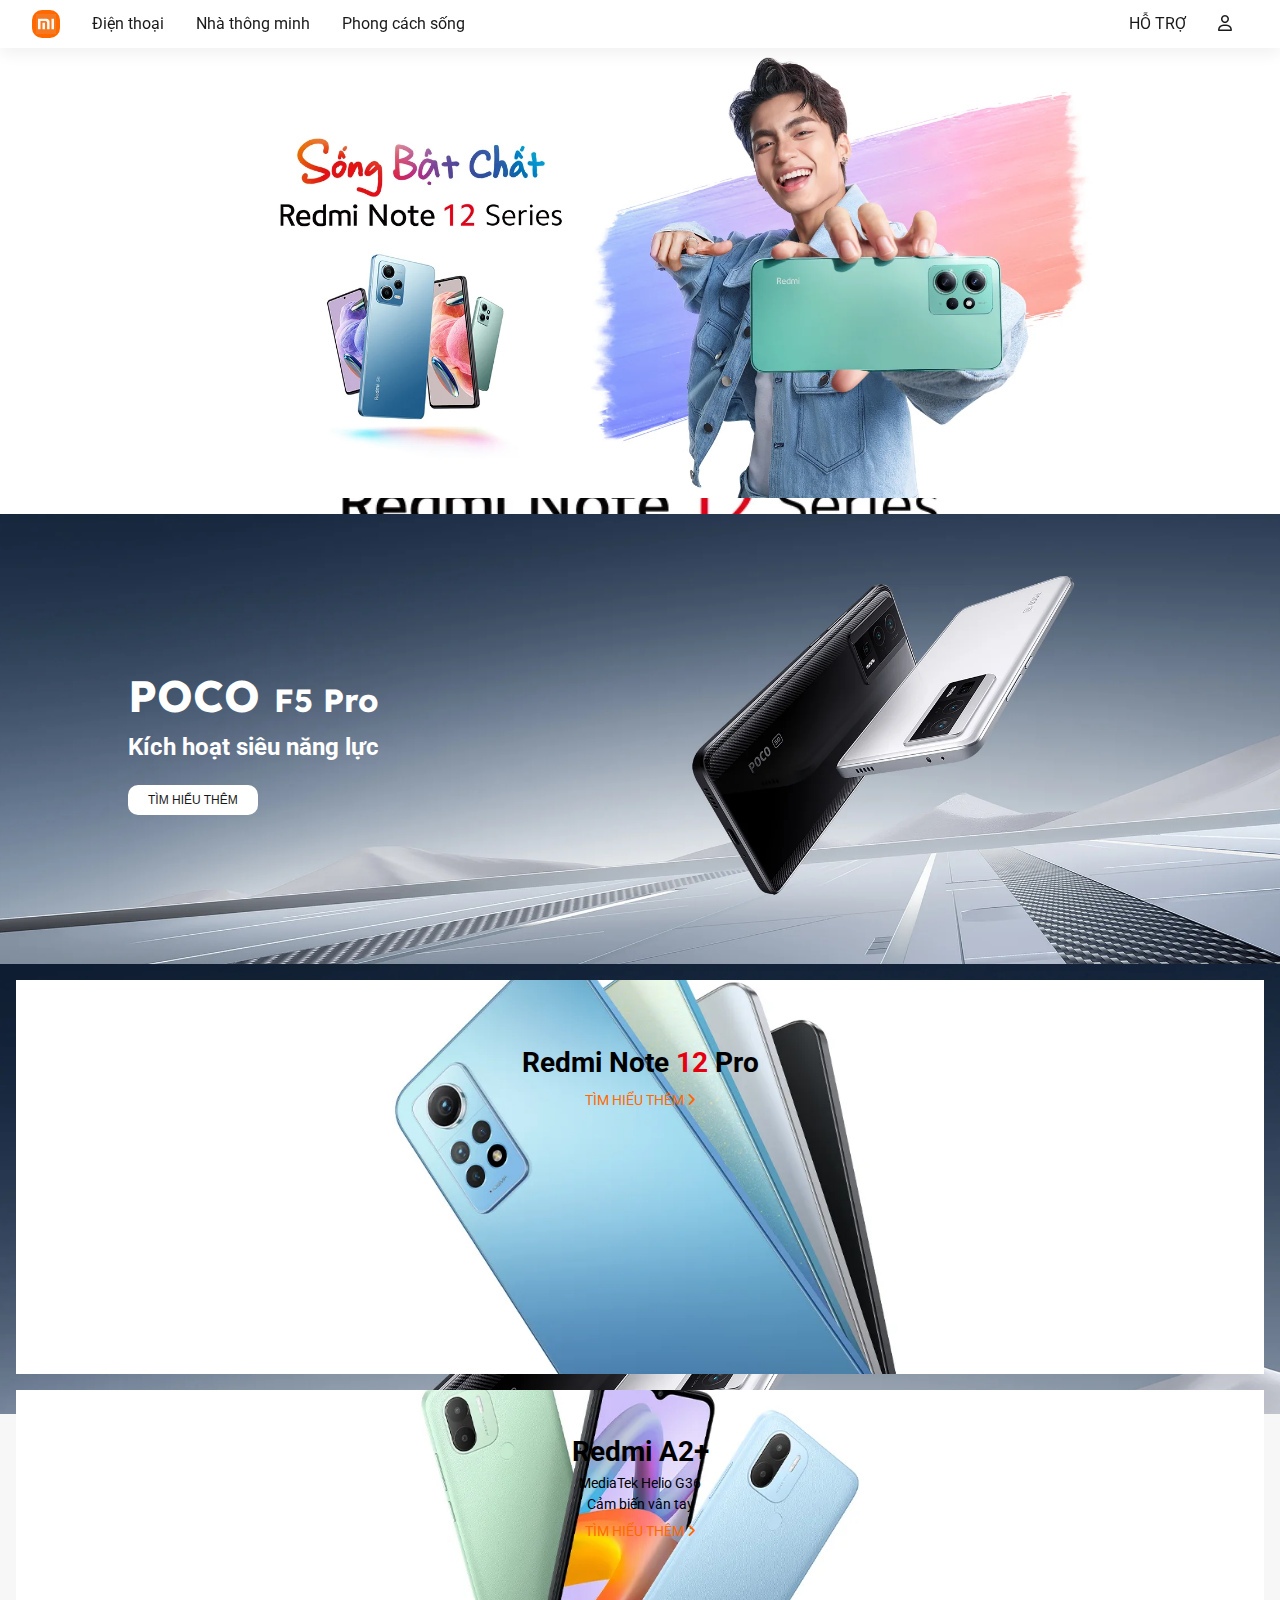
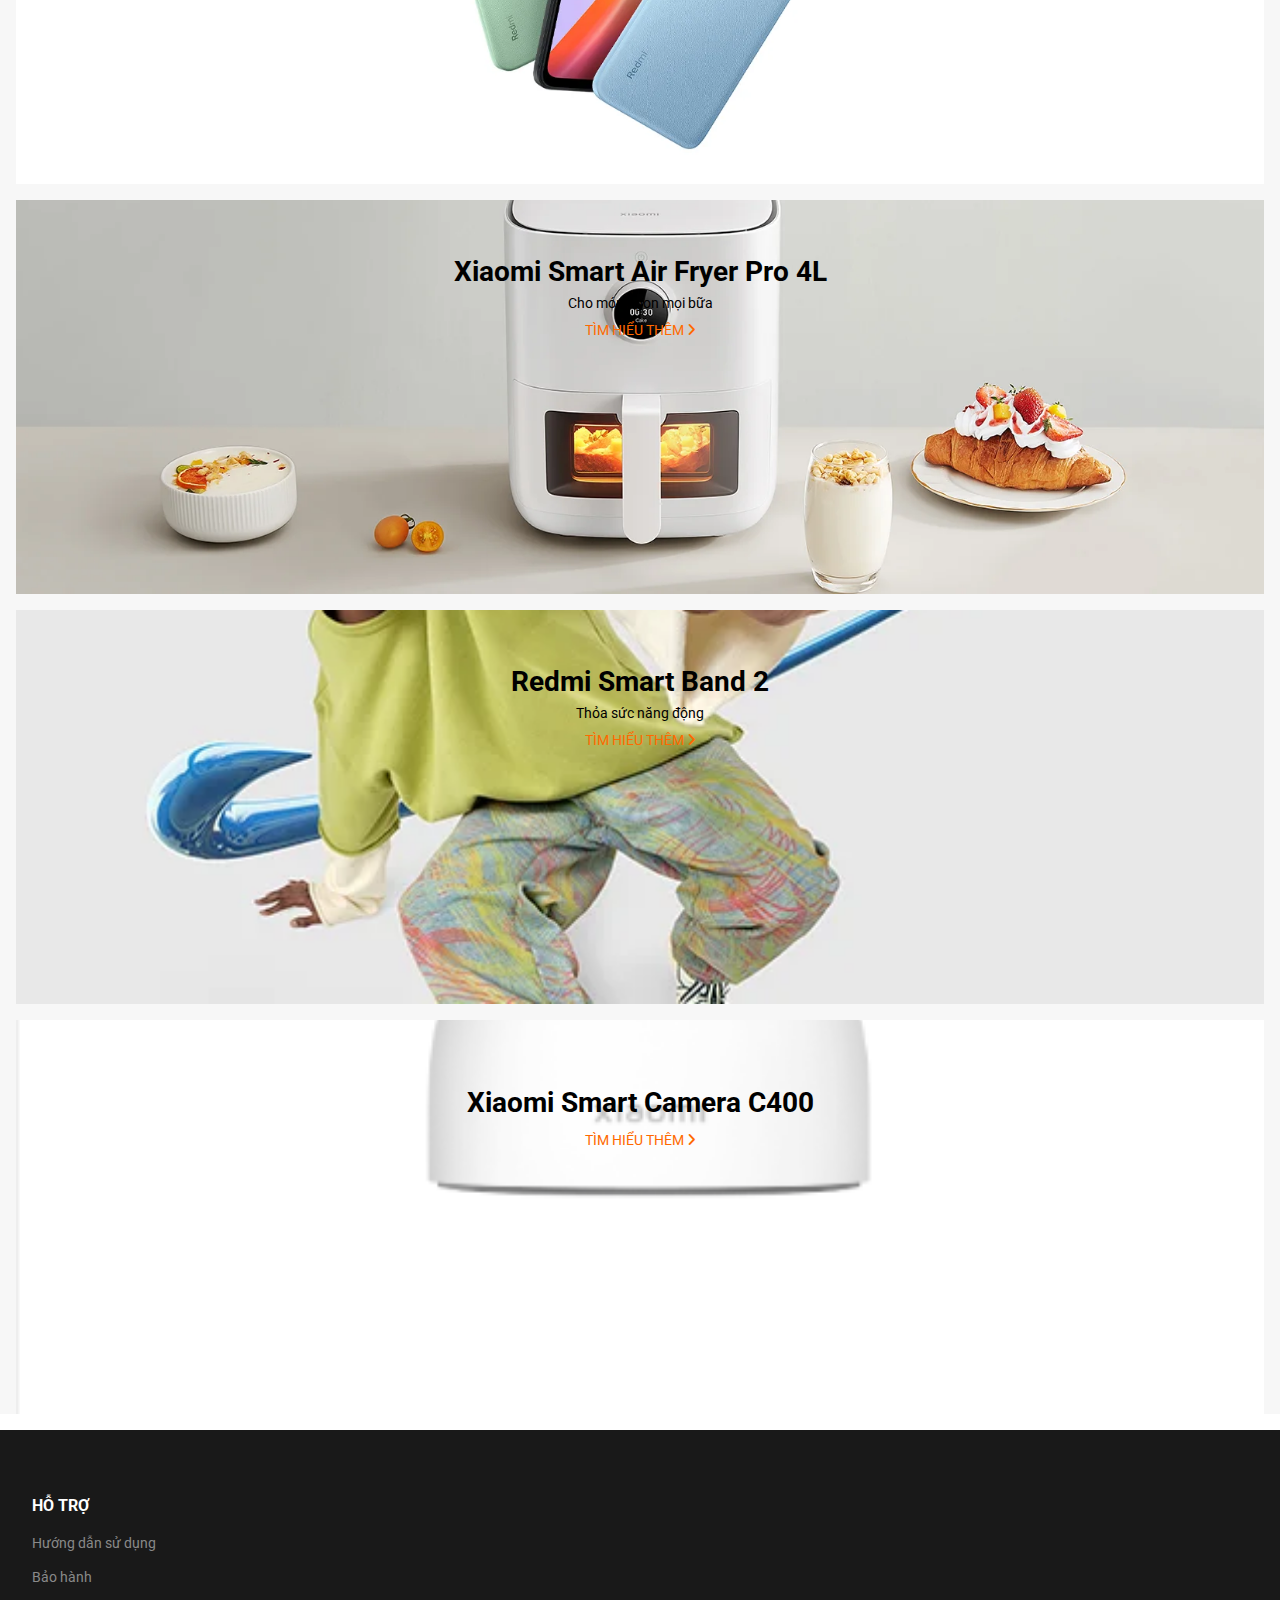
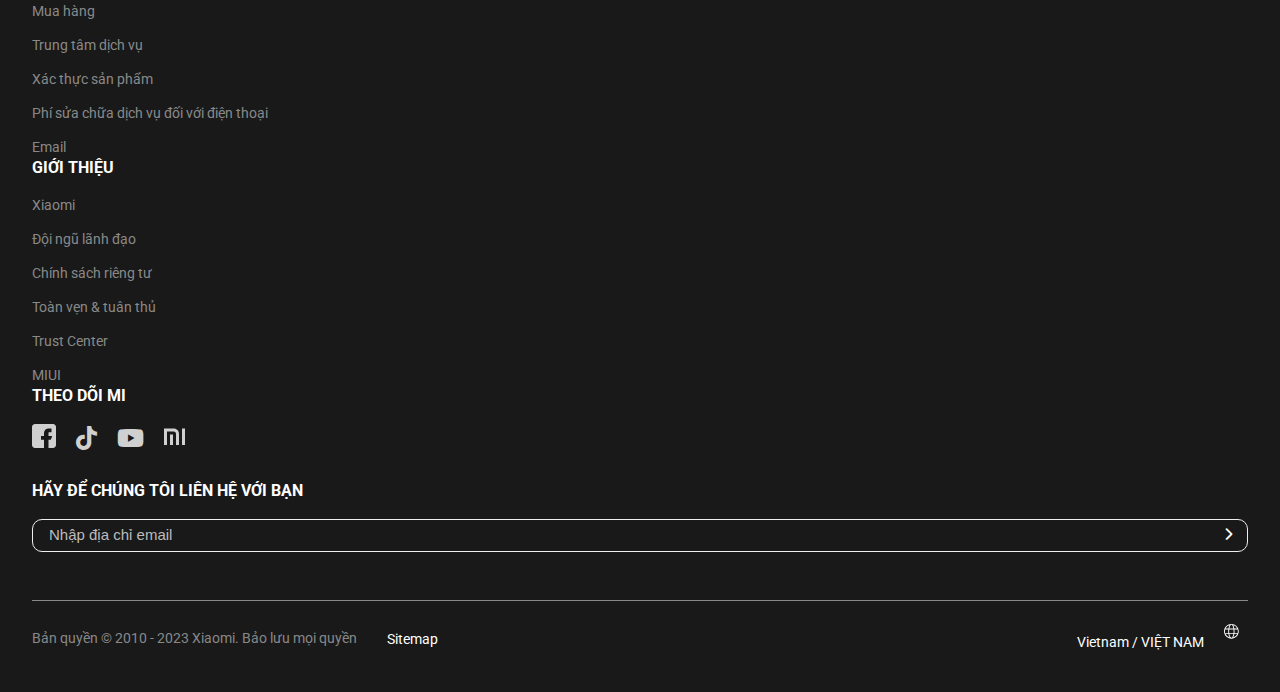
<file: index.html>
<!DOCTYPE html>
<html lang="en">
  <head>
    <meta charset="UTF-8" />
    <meta http-equiv="X-UA-Compatible" content="IE=edge" />
    <meta name="viewport" content="width=device-width, initial-scale=1.0" />
    <title>Xiaomi Việt Nam | Trang web chính thức của Xiaomi</title>
    <link
      rel="shortcut icon"
      href="./assets/images/logos/favicon.ico"
      type="image/x-icon"
    />
    <link
      href="https://cdn.jsdelivr.net/npm/bootstrap@5.0.2/dist/css/bootstrap.min.css"
      rel="stylesheet"
      integrity="sha384-EVSTQN3/azprG1Anm3QDgpJLIm9Nao0Yz1ztcQTwFspd3yD65VohhpuuCOmLASjC"
      crossorigin="anonymous"
    />
    <script
      src="https://cdn.jsdelivr.net/npm/bootstrap@5.0.2/dist/js/bootstrap.bundle.min.js"
      integrity="sha384-MrcW6ZMFYlzcLA8Nl+NtUVF0sA7MsXsP1UyJoMp4YLEuNSfAP+JcXn/tWtIaxVXM"
      crossorigin="anonymous"
      defer
    ></script>
    <script
      src="https://cdn.jsdelivr.net/npm/@popperjs/core@2.9.2/dist/umd/popper.min.js"
      integrity="sha384-IQsoLXl5PILFhosVNubq5LC7Qb9DXgDA9i+tQ8Zj3iwWAwPtgFTxbJ8NT4GN1R8p"
      crossorigin="anonymous"
      defer
    ></script>
    <script
      src="https://cdn.jsdelivr.net/npm/bootstrap@5.0.2/dist/js/bootstrap.min.js"
      integrity="sha384-cVKIPhGWiC2Al4u+LWgxfKTRIcfu0JTxR+EQDz/bgldoEyl4H0zUF0QKbrJ0EcQF"
      crossorigin="anonymous"
      defer
    ></script>
    <link rel="stylesheet" href="./assets/css/main.min.css" />
  </head>
  <body>
    <div id="home">
      <div class="container-fluid">
        <header>
          <div class="header__logo">
            <a href="#!">
              <span><i class="fa-solid fa-house"></i></span>
              <img src="./assets/images/header/xiaomi.svg" alt="logo" />
            </a>
          </div>
          <div class="header__box">
            <ul class="header__navbar">
              <li class="header__navbar__item">
                <a href="phone.html#phone" class="header__navbar__link"
                  ><span>Điện thoại</span>
                  <div>
                    <i class="fa-solid fa-plus"></i
                    ><i class="fa-solid fa-minus display-none"></i></div
                ></a>
                <div class="header__navbar__subnav__box">
                  <ul class="header__navbar__item__subnav">
                    <li class="header__navbar__item__subnav__item">
                      <a
                        class="header__navbar__item__subnav__item__phone"
                        href="phone.html#xiaomi"
                        >Xiaomi</a
                      >
                    </li>
                    <li class="header__navbar__item__subnav__item">
                      <a
                        class="header__navbar__item__subnav__item__phone"
                        href="phone.html#redmi"
                        >Redmi</a
                      >
                    </li>
                    <li class="header__navbar__item__subnav__item">
                      <a
                        class="header__navbar__item__subnav__item__phone"
                        href="phone.html#poco"
                        >POCO</a
                      >
                    </li>
                  </ul>
                </div>
              </li>
              <li class="header__navbar__item">
                <a href="#!" class="header__navbar__link"
                  ><span>Nhà thông minh</span>
                  <div>
                    <i class="fa-solid fa-plus"></i
                    ><i class="fa-solid fa-minus display-none"></i>
                  </div>
                </a>
                <div class="header__navbar__subnav__box">
                  <ul class="header__navbar__item__subnav">
                    <li class="header__navbar__item__subnav__item">
                      <a href="#!"
                        ><i class="fa-solid fa-tv"></i>
                        <span>TV & Phương tiện</span></a
                      >
                    </li>
                    <li class="header__navbar__item__subnav__item">
                      <a href="#!">
                        <svg
                          xmlns="http://www.w3.org/2000/svg"
                          viewBox="0 0 960 960"
                          id="vacuum-cleaner"
                        >
                          <path
                            d="M120.652 398.191a390.1 390.1 0 0 0 718.7 303.618 389.671 389.671 0 0 0-83.577-427.58Q742.991 261.448 729.216 250H780a10 10 0 0 0 0-20h-76.988a385.04 385.04 0 0 0-13.094-8.782A9.991 9.991 0 0 0 690 220v-80a10 10 0 0 0-20 0v69.339a389.432 389.432 0 0 0-380 0V140a10 10 0 0 0-20 0v80a9.991 9.991 0 0 0 .082 1.218A385.04 385.04 0 0 0 256.988 230H180a10 10 0 0 0 0 20h50.784q-13.758 11.459-26.555 24.229a388.668 388.668 0 0 0-83.577 123.962Zm215.33-189.119a371.349 371.349 0 1 1-117.611 79.3 367.676 367.676 0 0 1 117.611-79.3ZM480 720a70 70 0 1 0 70 70 70.079 70.079 0 0 0-70-70Zm0 120a50 50 0 1 1 50-50 50.057 50.057 0 0 1-50 50Zm-186.023-42a9.99 9.99 0 0 0 6.006 2H380a10 10 0 0 0 10-10 90 90 0 0 1 180 0 10 10 0 0 0 10 10h80.018a9.995 9.995 0 0 0 6.006-2 312.827 312.827 0 0 0 90.21-107.169A310.033 310.033 0 0 0 260.8 330.8a310.2 310.2 0 0 0-57.031 360.029A312.83 312.83 0 0 0 293.977 798Zm-19.038-453.061a290.05 290.05 0 0 1 463.485 336.789A292.756 292.756 0 0 1 656.648 780h-67.1a110 110 0 0 0-219.1 0h-67.1a292.747 292.747 0 0 1-81.777-98.272 290.2 290.2 0 0 1 53.363-336.789ZM480 430a40.045 40.045 0 0 0 40-40v-50a40 40 0 0 0-80 0v50a40.045 40.045 0 0 0 40 40Zm-20-90a20 20 0 0 1 40 0v50a20 20 0 0 1-40 0Z"
                          ></path>
                        </svg>
                        <span>Máy hút bụi</span>
                      </a>
                    </li>
                    <li class="header__navbar__item__subnav__item">
                      <a href="#!">
                        <svg
                          xmlns="http://www.w3.org/2000/svg"
                          width="220"
                          height="220"
                          data-name="Layer 1"
                          viewBox="0 0 220 220"
                          id="fan"
                        >
                          <path
                            d="M140.4,210c-.64,0-1.28,0-2,0-11-.4-22-4.28-32.66-11.39-15.23-10.2-20.5-28.87-15.39-54.25-1-.48-1.88-1-2.8-1.6a83.45,83.45,0,0,0-4.31,7.44C79.8,157,78,164,76.32,170.06c-1.4,5.28-2.64,9.84-4.64,13.56-2.79,5.15-6.91,7.95-12.19,8.35-14.75,1.08-32.18-9.51-41.49-25.22a51.78,51.78,0,0,1-7.28-27.51c.24-11,3.88-22,10.87-32.86C31.19,91.47,49,85.76,73.32,89.71c.36-.68.76-1.35,1.16-2a86.35,86.35,0,0,0-8.67-5.32C59,78.76,52.1,76.8,46,75.08c-5.24-1.48-9.79-2.79-13.47-4.87-5.12-2.88-7.88-7-8.16-12.36-.84-14.75,10.08-32,25.91-41A51.27,51.27,0,0,1,77.92,10c11,.4,22,4.28,32.66,11.4,14.51,9.71,20,27.22,16,50.85a42,42,0,0,1,5.56,3.27,83,83,0,0,0,4.55-7.83c3.48-6.88,5.32-13.79,7-19.91,1.4-5.28,2.64-9.83,4.64-13.55,2.79-5.16,6.91-8,12.19-8.36,14.75-1.08,32.18,9.52,41.49,25.23a51.74,51.74,0,0,1,7.28,27.5c-.24,11-3.88,22-10.87,32.86-7.64,11.87-20.43,17.91-37.54,17.91a90.43,90.43,0,0,1-16.43-1.6,37.79,37.79,0,0,1-2.72,4.36,87.61,87.61,0,0,0,8.91,5.47c6.8,3.6,13.72,5.56,19.79,7.28,5.24,1.48,9.8,2.8,13.47,4.88,5.12,2.88,7.88,7,8.16,12.35.84,14.75-10.07,32-25.9,41A52.84,52.84,0,0,1,140.4,210ZM86.15,128.17a5.94,5.94,0,0,1,4,1.52,28.26,28.26,0,0,0,9.2,5.48,6,6,0,0,1,3.79,7.07c-5.63,22.87-2.51,38.46,9.32,46.33,22,14.71,39.33,8.92,47.69,4.16,13.55-7.75,20.35-21.23,19.87-30,0-.72-.08-1.44-2.08-2.56-2.44-1.36-6.32-2.48-10.84-3.76-6.31-1.8-14.19-4-22.1-8.19a117.44,117.44,0,0,1-15.75-10.32,6,6,0,0,1-.52-9,28.12,28.12,0,0,0,6.63-10,6,6,0,0,1,6.92-3.68c22.87,5.2,38.34,1.8,46-10.12,14.35-22.26,8.28-39.45,3.36-47.73-8-13.43-21.55-20-30.3-19.34-.72,0-1.44.12-2.52,2.11-1.32,2.44-2.36,6.36-3.6,10.92-1.68,6.35-3.8,14.23-7.83,22.22A111.29,111.29,0,0,1,138.2,88a5.91,5.91,0,0,1-4.39,2.43,6.08,6.08,0,0,1-4.72-1.76,27.77,27.77,0,0,0-11.19-6.91,5.94,5.94,0,0,1-4-7c4.59-21.22,1.24-35.77-10-43.29-22.06-14.83-39.37-9-47.73-4.28C42.66,35,35.87,48.46,36.35,57.21c0,.72.08,1.44,2.07,2.56,2.44,1.36,6.32,2.48,10.84,3.76,6.31,1.8,14.19,4,22.1,8.2a107.79,107.79,0,0,1,15,9.79,5.87,5.87,0,0,1,2.32,4.12,6,6,0,0,1-1.4,4.51,28.62,28.62,0,0,0-4.91,8.36,6,6,0,0,1-6.84,3.76c-21.75-4.52-36.54-1-43.93,10.55-14.31,22.35-8.24,39.54-3.32,47.81,8,13.43,21.55,20,30.3,19.35.72,0,1.44-.12,2.52-2.12,1.32-2.44,2.36-6.36,3.6-10.91,1.68-6.36,3.8-14.23,7.83-22.23a110.29,110.29,0,0,1,8.72-14.07,6,6,0,0,1,4.2-2.44c.24,0,.47,0,.67,0Z"
                          ></path>
                          <path
                            d="M106.74,121.33A12,12,0,1,0,113,98.16h0a12,12,0,0,0-6.21,23.17Z"
                          ></path>
                        </svg>
                        <span>Thiết bị môi trường</span>
                      </a>
                    </li>
                    <li class="header__navbar__item__subnav__item">
                      <a href="#!">
                        <svg
                          xmlns="http://www.w3.org/2000/svg"
                          width="64"
                          height="64"
                          enable-background="new"
                          viewBox="0 0 64 64"
                          id="video-doorbell"
                        >
                          <path
                            style="
                              font-feature-settings: normal;
                              font-variant-alternates: normal;
                              font-variant-caps: normal;
                              font-variant-east-asian: normal;
                              font-variant-ligatures: normal;
                              font-variant-numeric: normal;
                              font-variant-position: normal;
                              font-variation-settings: normal;
                              inline-size: 0;
                              isolation: auto;
                              mix-blend-mode: normal;
                              shape-margin: 0;
                              shape-padding: 0;
                              text-decoration-color: #000;
                              text-decoration-line: none;
                              text-decoration-style: solid;
                              text-indent: 0;
                              text-orientation: mixed;
                              text-transform: none;
                            "
                            d="m21 4c-4.9587 0-9 4.0413-9 9v27c0 11.034 8.9662 20 20 20s20-8.9662 20-20v-27c0-4.9587-4.0413-9-9-9h-22zm1 2h20v17c0 3.8778-3.1222 7-7 7h-6c-3.8778 0-7-3.1222-7-7v-17zm-2 0.078125v16.922c0 4.9587 4.0413 9 9 9h6c4.9587 0 9-4.0413 9-9v-16.922c3.3993 0.48384 6 3.3848 6 6.9219v27c0 9.953-8.047 18-18 18s-18-8.047-18-18v-27c0-3.5371 2.6007-6.438 6-6.9219z"
                            color="#000"
                            paint-order="fill markers stroke"
                          ></path>
                          <path
                            style="
                              font-feature-settings: normal;
                              font-variant-alternates: normal;
                              font-variant-caps: normal;
                              font-variant-east-asian: normal;
                              font-variant-ligatures: normal;
                              font-variant-numeric: normal;
                              font-variant-position: normal;
                              font-variation-settings: normal;
                              inline-size: 0;
                              isolation: auto;
                              mix-blend-mode: normal;
                              shape-margin: 0;
                              shape-padding: 0;
                              text-decoration-color: #000;
                              text-decoration-line: none;
                              text-decoration-style: solid;
                              text-indent: 0;
                              text-orientation: mixed;
                              text-transform: none;
                            "
                            d="m31 22a1 1 0 0 0-1 1 1 1 0 0 0 1 1h2a1 1 0 0 0 1-1 1 1 0 0 0-1-1h-2z"
                            color="#000"
                          ></path>
                          <path
                            style="
                              font-feature-settings: normal;
                              font-variant-alternates: normal;
                              font-variant-caps: normal;
                              font-variant-east-asian: normal;
                              font-variant-ligatures: normal;
                              font-variant-numeric: normal;
                              font-variant-position: normal;
                              font-variation-settings: normal;
                              inline-size: 0;
                              isolation: auto;
                              mix-blend-mode: normal;
                              shape-margin: 0;
                              shape-padding: 0;
                              text-decoration-color: #000;
                              text-decoration-line: none;
                              text-decoration-style: solid;
                              text-indent: 0;
                              text-orientation: mixed;
                              text-transform: none;
                            "
                            d="m32 16c-1.9627 0-3.7489 1.1526-4.5566 2.9414a1 1 0 0 0 0.5 1.3242 1 1 0 0 0 1.3223-0.5c0.4863-1.0769 1.5527-1.7656 2.7344-1.7656 1.1818 0 2.2482 0.68842 2.7344 1.7656a1 1 0 0 0 1.3223 0.5 1 1 0 0 0 0.5-1.3223c-0.80755-1.7892-2.5936-2.9434-4.5566-2.9434z"
                            color="#000"
                            paint-order="fill markers stroke"
                          ></path>
                          <path
                            style="
                              font-feature-settings: normal;
                              font-variant-alternates: normal;
                              font-variant-caps: normal;
                              font-variant-east-asian: normal;
                              font-variant-ligatures: normal;
                              font-variant-numeric: normal;
                              font-variant-position: normal;
                              font-variation-settings: normal;
                              inline-size: 0;
                              isolation: auto;
                              mix-blend-mode: normal;
                              shape-margin: 0;
                              shape-padding: 0;
                              text-decoration-color: #000;
                              text-decoration-line: none;
                              text-decoration-style: solid;
                              text-indent: 0;
                              text-orientation: mixed;
                              text-transform: none;
                            "
                            d="M32 12c-2.9453 0-5.7069 1.4433-7.3887 3.8613a1 1 0 0 0 .25 1.3926 1 1 0 0 0 1.3926-.25c1.3091-1.8822 3.4534-3.0039 5.7461-3.0039 2.2929 0 4.437 1.1214 5.7461 3.0039a1 1 0 0 0 1.3926.25 1 1 0 0 0 .25-1.3926c-1.6817-2.4184-4.443-3.8613-7.3887-3.8613zM32 35c-4.4064 0-8 3.5936-8 8s3.5936 8 8 8 8-3.5936 8-8-3.5936-8-8-8zm0 2c3.3256 0 6 2.6744 6 6s-2.6744 6-6 6-6-2.6744-6-6 2.6744-6 6-6zM21.078 37.051a1 1 0 0 0-.73438.29297c-1.4466 1.4466-2.3438 3.453-2.3438 5.6562s.89716 4.2097 2.3438 5.6562a1 1 0 0 0 1.4141 0 1 1 0 0 0 0-1.4141c-1.0869-1.0869-1.7578-2.5794-1.7578-4.2422s.6709-3.1553 1.7578-4.2422a1 1 0 0 0 0-1.4141 1 1 0 0 0-.67969-.29297zM42.979 37.051a1 1 0 0 0-.73633.29297 1 1 0 0 0 0 1.4141c1.0869 1.0869 1.7578 2.5794 1.7578 4.2422s-.6709 3.1553-1.7578 4.2422a1 1 0 0 0 0 1.4141 1 1 0 0 0 1.4141 0c1.4466-1.4466 2.3438-3.453 2.3438-5.6562s-.89716-4.2097-2.3438-5.6562a1 1 0 0 0-.67773-.29297z"
                            color="#000"
                            paint-order="fill markers stroke"
                          ></path>
                          <path
                            style="
                              font-feature-settings: normal;
                              font-variant-alternates: normal;
                              font-variant-caps: normal;
                              font-variant-east-asian: normal;
                              font-variant-ligatures: normal;
                              font-variant-numeric: normal;
                              font-variant-position: normal;
                              font-variation-settings: normal;
                              inline-size: 0;
                              isolation: auto;
                              mix-blend-mode: normal;
                              shape-margin: 0;
                              shape-padding: 0;
                              text-decoration-color: #000;
                              text-decoration-line: none;
                              text-decoration-style: solid;
                              text-indent: 0;
                              text-orientation: mixed;
                              text-transform: none;
                            "
                            d="m32 40c-1.645 0-3 1.355-3 3s1.355 3 3 3 3-1.355 3-3-1.355-3-3-3zm0 2c0.56413 0 1 0.43587 1 1s-0.43587 1-1 1-1-0.43587-1-1 0.43587-1 1-1z"
                            color="#000"
                            paint-order="fill markers stroke"
                          ></path>
                        </svg>
                        <span>Thiết bị thông minh</span>
                      </a>
                    </li>
                  </ul>
                </div>
              </li>
              <li class="header__navbar__item">
                <a href="#!" class="header__navbar__link"
                  ><span>Phong cách sống</span>
                  <div>
                    <i class="fa-solid fa-plus"></i
                    ><i class="fa-solid fa-minus display-none"></i>
                  </div>
                </a>
                <div class="header__navbar__subnav__box">
                  <ul class="header__navbar__item__subnav">
                    <li class="header__navbar__item__subnav__item">
                      <a href="#!">
                        <svg
                          xmlns="http://www.w3.org/2000/svg"
                          viewBox="0 0 256 256"
                          id="watch"
                        >
                          <rect width="256" height="256" fill="none"></rect>
                          <circle
                            cx="128"
                            cy="128"
                            r="72"
                            fill="none"
                            stroke="#000"
                            stroke-miterlimit="10"
                            stroke-width="16"
                          ></circle>
                          <polyline
                            fill="none"
                            stroke="#000"
                            stroke-linecap="round"
                            stroke-linejoin="round"
                            stroke-width="16"
                            points="128 88 128 128 168 128"
                          ></polyline>
                          <path
                            fill="none"
                            stroke="#000"
                            stroke-linecap="round"
                            stroke-linejoin="round"
                            stroke-width="16"
                            d="M88 68.12774l6.80838-37.55481A8 8 0 0 1 102.68007 24h50.63985a8 8 0 0 1 7.87169 6.57294L168 68.128M88 187.87226l6.80838 37.55481A8 8 0 0 0 102.68007 232h50.63985a8 8 0 0 0 7.87169-6.57294L168 187.872"
                          ></path>
                        </svg>
                        <span>Thiết bị đeo</span>
                      </a>
                    </li>
                    <li class="header__navbar__item__subnav__item">
                      <a href="#!">
                        <svg
                          xmlns="http://www.w3.org/2000/svg"
                          width="48"
                          height="48"
                          id="desktop"
                        >
                          <path
                            d="M42 4H6C3.79 4 2 5.79 2 8v24c0 2.21 1.79 4 4 4h14v4h-4v4h16v-4h-4v-4h14c2.21 0 4-1.79 4-4V8c0-2.21-1.79-4-4-4zm0 28H6V8h36v24z"
                          ></path>
                        </svg>
                        <span>Văn phòng</span>
                      </a>
                    </li>
                    <li class="header__navbar__item__subnav__item">
                      <a href="#!">
                        <svg
                          xmlns="http://www.w3.org/2000/svg"
                          width="32"
                          height="32"
                          viewBox="0 0 36 34"
                          id="game"
                        >
                          <g color="#000">
                            <path
                              fill="#373748"
                              d="M2.775 1030.281a2.808 2.808 0 0 0-2.484 1.555 2.803 2.803 0 0 0 3.354 3.916.5.5 0 0 0 .34-.371c.108-.506.28-.996.507-1.461h.002c.233-.462.52-.894.858-1.287a.5.5 0 0 0 .091-.496 2.8 2.8 0 0 0-1.39-1.559 2.81 2.81 0 0 0-1.276-.291.5.5 0 0 0-.002 0zm.01 1h.002c.285 0 .566.061.82.188.354.175.584.501.758.85-.28.366-.56.738-.767 1.152a.5.5 0 0 0-.002 0c-.204.415-.33.86-.453 1.306-.385.072-.785.085-1.14-.09a.5.5 0 0 0-.001 0 1.787 1.787 0 0 1-.816-2.41c.301-.607.919-.992 1.6-1z"
                              font-family="sans-serif"
                              font-weight="400"
                              overflow="visible"
                              style="
                                line-height: normal;
                                text-indent: 0;
                                text-align: start;
                                text-decoration-line: none;
                                text-decoration-style: solid;
                                text-decoration-color: #000;
                                text-transform: none;
                                block-progression: tb;
                                isolation: auto;
                                mix-blend-mode: normal;
                              "
                              transform="translate(0 -1020.362)"
                            ></path>
                            <path
                              fill="#373748"
                              d="M10.695 1029.375c-2.885-.172-5.733 1.354-7.097 4.096-1.82 3.655-.316 8.105 3.35 9.918 3.582 1.772 7.886.346 9.779-3.133l12.574 3.916a.5.5 0 0 0 .597-.256l2.05-4.12a.5.5 0 0 0-.225-.669l-18.147-8.975a.5.5 0 0 0-.02-.01l-.015-.01h-.002a7.41 7.41 0 0 0-2.844-.758zm-.062.996a6.439 6.439 0 0 1 2.46.656.5.5 0 0 0 .003 0h.002l17.732 8.77-1.638 3.29-12.532-3.901a.5.5 0 0 0-.61.285 6.792 6.792 0 0 1-.056.13 6.421 6.421 0 0 1-8.603 2.89 6.38 6.38 0 0 1-2.899-8.575 6.418 6.418 0 0 1 6.14-3.547z"
                              font-family="sans-serif"
                              font-weight="400"
                              overflow="visible"
                              style="
                                line-height: normal;
                                text-indent: 0;
                                text-align: start;
                                text-decoration-line: none;
                                text-decoration-style: solid;
                                text-decoration-color: #000;
                                text-transform: none;
                                block-progression: tb;
                                isolation: auto;
                                mix-blend-mode: normal;
                              "
                              transform="translate(0 -1020.362)"
                            ></path>
                            <path
                              fill="#37c8ab"
                              d="M475.21 924.748a4.15 4.142 0 0 1-4.148 4.142 4.15 4.142 0 0 1-4.15-4.142 4.15 4.142 0 0 1 4.15-4.141 4.15 4.142 0 0 1 4.149 4.141z"
                              overflow="visible"
                              transform="rotate(26.319 2182.105 -510.181) skewX(-.137)"
                              style="isolation: auto; mix-blend-mode: normal"
                            ></path>
                            <path
                              fill="#373748"
                              d="M19.326 1032.995a.5.5 71.388 0 0-.67.225l-.82 1.648a.5.5 71.388 0 0 .225.669l4.132 2.044a.5.5 71.388 0 0 .67-.226l.82-1.648a.5.5 71.388 0 0-.225-.669l-4.132-2.044zm.003 1.116 3.235 1.6-.374.753-3.235-1.6.374-.753z"
                              font-family="sans-serif"
                              font-weight="400"
                              overflow="visible"
                              style="
                                line-height: normal;
                                text-indent: 0;
                                text-align: start;
                                text-decoration-line: none;
                                text-decoration-style: solid;
                                text-decoration-color: #000;
                                text-transform: none;
                                block-progression: tb;
                                isolation: auto;
                                mix-blend-mode: normal;
                              "
                              transform="translate(0 -1020.362)"
                            ></path>
                            <path
                              fill="#373748"
                              fill-rule="evenodd"
                              d="M22.79 1030.658a.5.5 0 0 0-.425.283l-.82 1.647a.5.5 0 0 0 .894.447l.82-1.648a.5.5 0 0 0-.47-.729zm2.513 1.227a.5.5 0 0 0-.313.105l-1.646 1.24a.5.5 0 1 0 .601.8l1.647-1.24a.5.5 0 0 0-.29-.905zm-4.979-2.455a.5.5 0 0 0-.49.51l.006 2.056a.5.5 0 1 0 1 0l-.006-2.057a.5.5 0 0 0-.51-.505z"
                              font-family="sans-serif"
                              font-weight="400"
                              overflow="visible"
                              style="
                                line-height: normal;
                                text-indent: 0;
                                text-align: start;
                                text-decoration-line: none;
                                text-decoration-style: solid;
                                text-decoration-color: #000;
                                text-transform: none;
                                block-progression: tb;
                                isolation: auto;
                                mix-blend-mode: normal;
                              "
                              transform="translate(0 -1020.362)"
                            ></path>
                          </g>
                        </svg>
                        <span>Thể thao</span>
                      </a>
                    </li>
                    <li class="header__navbar__item__subnav__item">
                      <a href="#!">
                        <svg
                          xmlns="http://www.w3.org/2000/svg"
                          width="32"
                          height="32"
                          viewBox="0 0 36 34"
                          id="iphone-charging-pin"
                        >
                          <path
                            fill="#1C1C1C"
                            d="M20 9V2a2 2 0 0 0-2-2h-4a2 2 0 0 0-2 2v7a2 2 0 0 0-2 2v12a2 2 0 0 0 2 2h2v7h1v-7h2v7h1v-7h2a2 2 0 0 0 2-2V11a2 2 0 0 0-2-2zm-7-6a2 2 0 0 1 2-2h2a2 2 0 0 1 2 2v6h-6V3zm8 19a2 2 0 0 1-2 2h-6a2 2 0 0 1-2-2V12a2 2 0 0 1 2-2h6a2 2 0 0 1 2 2v10z"
                          ></path>
                        </svg>
                        <span>Phụ kiện</span>
                      </a>
                    </li>
                  </ul>
                </div>
              </li>
            </ul>
            <ul class="header__navbar header__other">
              <li class="header__navbar__item">
                <a href="#!" class="header__navbar__link"
                  ><span>HỖ TRỢ</span>
                  <div><i class="fa-solid fa-angle-right"></i></div
                ></a>
              </li>
              <li class="header__navbar__item">
                <a href="#!" class="header__navbar__link sign__up__link">
                  <span>
                    <i class="fa-regular fa-user"></i>
                    <span>Đăng nhập/Đăng ký</span>
                  </span>
                  <div>
                    <i class="fa-solid fa-angle-right"></i>
                  </div>
                </a>
                <div class="header__navbar__subnav__box">
                  <ul class="header__navbar__item__subnav">
                    <li class="header__navbar__item__subnav__item">
                      <a href="#!">Đăng ký</a>
                    </li>
                    <li class="header__navbar__item__subnav__item">
                      <a href="#!">Đăng nhập</a>
                    </li>
                  </ul>
                </div>
              </li>
            </ul>
            <div class="header__respon">
              <div class="header__respon__item">
                <h3 class="header__respon__item__heading">
                  <span>HỖ TRỢ</span>
                  <div>
                    <i class="fa-solid fa-plus"></i
                    ><i class="fa-solid fa-minus display-none"></i>
                  </div>
                </h3>
                <div>
                  <ul class="header__respon__item__list">
                    <li class="header__respon__item__list__item">
                      <a href="#!">Hướng dẫn sử dụng</a>
                    </li>
                    <li class="header__respon__item__list__item">
                      <a href="#!">Bảo hành</a>
                    </li>
                    <li class="header__respon__item__list__item">
                      <a href="#!">Mua hàng</a>
                    </li>
                    <li class="header__respon__item__list__item">
                      <a href="#!">Trung tâm dịch vụ</a>
                    </li>
                    <li class="header__respon__item__list__item">
                      <a href="#!">Xác thực sản phẩm</a>
                    </li>
                    <li class="header__respon__item__list__item">
                      <a href="#!">Phí sửa chữa dịch vụ đối với điện thoại</a>
                    </li>
                    <li class="header__respon__item__list__item">
                      <a href="#!">Email</a>
                    </li>
                  </ul>
                </div>
              </div>
              <div class="header__respon__item">
                <h3 class="header__respon__item__heading">
                  <span>Giới thiệu</span>
                  <div>
                    <i class="fa-solid fa-plus"></i
                    ><i class="fa-solid fa-minus display-none"></i>
                  </div>
                </h3>
                <div>
                  <ul class="header__respon__item__list">
                    <li class="header__respon__item__list__item">
                      <a href="#!">Xiaomi</a>
                    </li>
                    <li class="header__respon__item__list__item">
                      <a href="#!">Đội ngũ lãnh đạo</a>
                    </li>
                    <li class="header__respon__item__list__item">
                      <a href="#!">Chính sách riêng tư</a>
                    </li>
                    <li class="header__respon__item__list__item">
                      <a href="#!">Toàng vẹn & tuân thủ</a>
                    </li>
                    <li class="header__respon__item__list__item">
                      <a href="#!">Trust Center</a>
                    </li>
                    <li class="header__respon__item__list__item">
                      <a href="#!">MIUI</a>
                    </li>
                  </ul>
                </div>
              </div>
            </div>
          </div>
          <button class="header__btn__nav">
            <i class="fa-solid fa-bars"></i>
            <i class="fa-solid fa-xmark display-none"></i>
          </button>
        </header>
        <main>
          <section class="banner">
            <div class="banner__item">
              <a href="#!">
                <img
                  src="./assets/images/home/banner/banner.webp"
                  alt="Redmi Note 12 series"
                  class="d-none d-md-block"
                />
                <img
                  src="./assets/images/home/banner/banner_mobile.webp"
                  alt="Redmi Note 12 series"
                  class="d-block d-md-none"
                />
              </a>
            </div>
            <div class="banner__item">
              <a href="#!">
                <img
                  src="./assets/images/home/banner/introductionPOCOwebp.webp"
                  alt="POCO f5 pro"
                  class="d-none d-md-block"
                />
                <img
                  src="./assets/images/home/banner/introductionPOCOmodbile.webp"
                  alt="POCO f5 pro"
                  class="d-block d-md-none"
                />
                <div class="banner__item__content">
                  <h2>POCO <span>F5 Pro</span></h2>
                  <h3>Kích hoạt siêu năng lực</h3>
                  <button class="xiaomi__btn xiaomi__btn--light">
                    TÌM HIỂU THÊM
                  </button>
                </div>
              </a>
            </div>
          </section>

          <section class="product">
            <div class="row row-cols-1 row-cols-md-2">
              <div class="col">
                <div class="product__item">
                  <div class="product__item__content">
                    <h2 class="product__item__header">
                      Redmi Note <span>12</span> Pro
                    </h2>
                    <p class="product__item__desc"></p>
                    <a href="#!" class="xiaomi__btn__noboder">
                      TÌM HIỂU THÊM <i class="fa-solid fa-angle-right"></i>
                    </a>
                  </div>
                  <img
                    src="./assets/images/home/product/redmiNote12pro.webp"
                    alt="redmi Note 12 pro"
                    class="product__item__img"
                  />
                </div>
              </div>
              <div class="col">
                <div class="product__item">
                  <div class="product__item__content">
                    <h2 class="product__item__header">Redmi A2+</h2>
                    <p class="product__item__desc">MediaTek Helio G36</p>
                    <p class="product__item__desc">Cảm biến vân tay</p>
                    <a href="#!" class="xiaomi__btn__noboder">
                      TÌM HIỂU THÊM <i class="fa-solid fa-angle-right"></i>
                    </a>
                  </div>
                  <img
                    src="./assets/images/home/product/redmiA2+.webp"
                    alt="Redmi A2+"
                    class="product__item__img"
                  />
                </div>
              </div>
            </div>
            <div class="row">
              <div class="col col-12 col-md-6">
                <div class="product__item">
                  <div class="product__item__content">
                    <h2 class="product__item__header">
                      Xiaomi Smart Air Fryer Pro 4L
                    </h2>
                    <p class="product__item__desc">Cho món ngon mọi bữa</p>
                    <a href="#!" class="xiaomi__btn__noboder">
                      TÌM HIỂU THÊM <i class="fa-solid fa-angle-right"></i>
                    </a>
                  </div>
                  <img
                    src="./assets/images/home/product/air_fryer.webp"
                    alt="safe"
                    class="product__item__img"
                  />
                </div>
              </div>
              <div class="col col-6 col-md-3">
                <div class="product__item">
                  <div class="product__item__content">
                    <h2 class="product__item__header">Redmi Smart Band 2</h2>
                    <p class="product__item__desc">Thỏa sức năng động</p>
                    <a href="#!" class="xiaomi__btn__noboder">
                      TÌM HIỂU THÊM <i class="fa-solid fa-angle-right"></i>
                    </a>
                  </div>
                  <img
                    src="./assets/images/home/product/miBand7pro.webp"
                    alt="Redmi Smart Band 2"
                    class="product__item__img"
                  />
                </div>
              </div>
              <div class="col col-6 col-md-3">
                <div class="product__item">
                  <div class="product__item__content">
                    <h2 class="product__item__header">
                      Xiaomi Smart Camera C400
                    </h2>
                    <a href="#!" class="xiaomi__btn__noboder">
                      TÌM HIỂU THÊM <i class="fa-solid fa-angle-right"></i>
                    </a>
                  </div>
                  <img
                    src="./assets/images/home/product/smart_camera_400.png"
                    alt="Xiaomi Smart Camera C400"
                    class="product__item__img"
                  />
                </div>
              </div>
            </div>
          </section>
        </main>

        <footer>
          <div class="footer__content">
            <div class="row">
              <div
                class="col col-6 col-md-6 col-lg-4 d-none d-md-flex order-2 order-lg-1"
              >
                <div class="footer__content__item">
                  <h3 class="footer__content__item__heading">HỖ TRỢ</h3>
                  <ul class="footer__content__item__list">
                    <li class="footer__content__item__list__item">
                      <a href="#!">Hướng dẫn sử dụng</a>
                    </li>
                    <li class="footer__content__item__list__item">
                      <a href="#!">Bảo hành</a>
                    </li>
                    <li class="footer__content__item__list__item">
                      <a href="#!">Mua hàng</a>
                    </li>
                    <li class="footer__content__item__list__item">
                      <a href="#!">Trung tâm dịch vụ</a>
                    </li>
                    <li class="footer__content__item__list__item">
                      <a href="#!">Xác thực sản phẩm</a>
                    </li>
                    <li class="footer__content__item__list__item">
                      <a href="#!">Phí sửa chữa dịch vụ đối với điện thoại</a>
                    </li>
                    <li class="footer__content__item__list__item">
                      <a href="#!">Email</a>
                    </li>
                  </ul>
                </div>
              </div>
              <div
                class="col col-6 col-md-6 col-lg-5 d-none d-md-flex order-2 order-lg-1"
              >
                <div class="footer__content__item">
                  <h3 class="footer__content__item__heading">Giới thiệu</h3>
                  <ul class="footer__content__item__list">
                    <li class="footer__content__item__list__item">
                      <a href="#!">Xiaomi</a>
                    </li>
                    <li class="footer__content__item__list__item">
                      <a href="#!">Đội ngũ lãnh đạo</a>
                    </li>
                    <li class="footer__content__item__list__item">
                      <a href="#!">Chính sách riêng tư</a>
                    </li>
                    <li class="footer__content__item__list__item">
                      <a href="#!">Toàn vẹn & tuân thủ</a>
                    </li>
                    <li class="footer__content__item__list__item">
                      <a href="#!">Trust Center</a>
                    </li>
                    <li class="footer__content__item__list__item">
                      <a href="#!">MIUI</a>
                    </li>
                  </ul>
                </div>
              </div>
              <div class="col col-12 col-md-12 col-lg-3 order-1 order-lg-2">
                <div class="row row-cols-1 row-cols-md-2 row-cols-lg-1">
                  <div class="col">
                    <div class="footer__content__item">
                      <h3 class="footer__content__item__heading">
                        THEO DÕI MI
                      </h3>
                      <ul class="footer__content__item__social">
                        <li class="footer__content__item__social__item">
                          <a href="#!"
                            ><svg
                              xmlns="http://www.w3.org/2000/svg"
                              viewBox="0 0 16 16"
                              id="facebook"
                            >
                              <path
                                d="M14 0H2C.897 0 0 .897 0 2v12c0 1.103.897 2 2 2h6v-5.5H6V8h2V6a3 3 0 0 1 3-3h2v2.5h-1c-.552 0-1-.052-1 .5v2h2.5l-1 2.5H11V16h3c1.103 0 2-.897 2-2V2c0-1.103-.897-2-2-2z"
                              ></path>
                            </svg>
                          </a>
                        </li>

                        <li class="footer__content__item__social__item">
                          <a href="#!">
                            <i class="fa-brands fa-tiktok"></i>
                          </a>
                        </li>
                        <li class="footer__content__item__social__item">
                          <a href="#!">
                            <i class="fa-brands fa-youtube"></i>
                          </a>
                        </li>
                        <li class="footer__content__item__social__item">
                          <a href="#!">
                            <svg
                              xmlns="http://www.w3.org/2000/svg"
                              viewBox="0 0 16 16"
                              id="xiaomi"
                            >
                              <path
                                d="M6.5 3H0v11h2V5h4.5C7.327 5 8 5.673 8 6.5V14h2V6.5C10 4.57 8.43 3 6.5 3z"
                              ></path>
                              <path d="M4 7h2v7H4zM12 3h2v11h-2z"></path>
                            </svg>
                          </a>
                        </li>
                      </ul>
                    </div>
                  </div>
                  <div class="col">
                    <div class="footer__content__item">
                      <h3 class="footer__content__item__heading">
                        HÃY ĐỂ CHÚNG TÔI LIÊN HỆ VỚI BẠN
                      </h3>
                      <form action="" id="send_email">
                        <input
                          type="email"
                          name="email"
                          id="email"
                          placeholder="Nhập địa chỉ email"
                        />
                        <button>
                          <i class="fa-solid fa-chevron-right"></i>
                        </button>
                      </form>
                    </div>
                  </div>
                </div>
              </div>
            </div>
          </div>
          <div class="footer__copy-right">
            <p class="footer__copy-right__text">
              Bản quyền © 2010 - 2023 Xiaomi. Bảo lưu mọi quyền
            </p>
            <div class="footer__copy-right__box">
              <div class="sitemap"><a href="#!">Sitemap</a></div>
              <div class="location">
                <a href="#!">Vietnam / VIỆT NAM</a>
                <a href="#!">
                  <svg
                    xmlns="http://www.w3.org/2000/svg"
                    width="16"
                    height="16"
                    viewBox="0 0 26 24"
                    id="earth"
                  >
                    <path
                      style="
                        line-height: normal;
                        text-indent: 0;
                        text-align: start;
                        text-decoration-line: none;
                        text-decoration-style: solid;
                        text-decoration-color: #000;
                        text-transform: none;
                        block-progression: tb;
                        white-space: normal;
                        isolation: auto;
                        mix-blend-mode: normal;
                        solid-color: #000;
                        solid-opacity: 1;
                      "
                      d="M8 0C3.588 0 0 3.588 0 8s3.588 8 8 8 8-3.588 8-8-3.588-8-8-8zm0 1c.231 0 .485.117.773.43.29.312.583.81.832 1.449.234.597.423 1.32.565 2.121H5.83c.142-.8.331-1.524.565-2.121.249-.638.543-1.137.832-1.45C7.515 1.118 7.769 1 8 1zm-1.9.266c-.24.36-.452.776-.637 1.25A12.45 12.45 0 0 0 4.807 5H1.68A6.993 6.993 0 0 1 6.1 1.266zm3.8 0A6.993 6.993 0 0 1 14.32 5h-3.127a12.45 12.45 0 0 0-.656-2.484 6.578 6.578 0 0 0-.637-1.25zM1.293 6h3.394a19.071 19.071 0 0 0-.115 2c0 .696.048 1.357.115 2H1.293A7.003 7.003 0 0 1 1 8c0-.696.105-1.366.293-2zm4.402 0h4.61c.071.638.123 1.3.123 2s-.052 1.36-.123 2h-4.61c-.071-.64-.123-1.3-.123-2s.052-1.362.123-2zm5.617 0h3.395c.188.634.293 1.304.293 2s-.105 1.366-.293 2h-3.395c.068-.643.116-1.304.116-2s-.048-1.358-.116-2zm-9.63 5h3.125c.152.926.375 1.768.656 2.486.184.473.396.887.635 1.246A6.993 6.993 0 0 1 1.682 11zm4.15 0h4.336c-.141.8-.33 1.527-.563 2.123-.249.639-.543 1.136-.832 1.45-.288.312-.542.427-.773.427-.231 0-.485-.115-.773-.428-.29-.313-.583-.81-.832-1.449-.233-.596-.422-1.323-.563-2.123zm5.361 0h3.125a6.993 6.993 0 0 1-4.416 3.732c.239-.36.45-.773.635-1.246.28-.718.504-1.56.656-2.486z"
                      color="#000"
                      enable-background="accumulate"
                      font-family="sans-serif"
                      font-weight="400"
                      overflow="visible"
                    ></path>
                  </svg>
                </a>
              </div>
            </div>
          </div>
        </footer>
        <div class="overlay"></div>
      </div>
    </div>
    <script src="./assets/js/main.js"></script>
  </body>
</html>
</file>
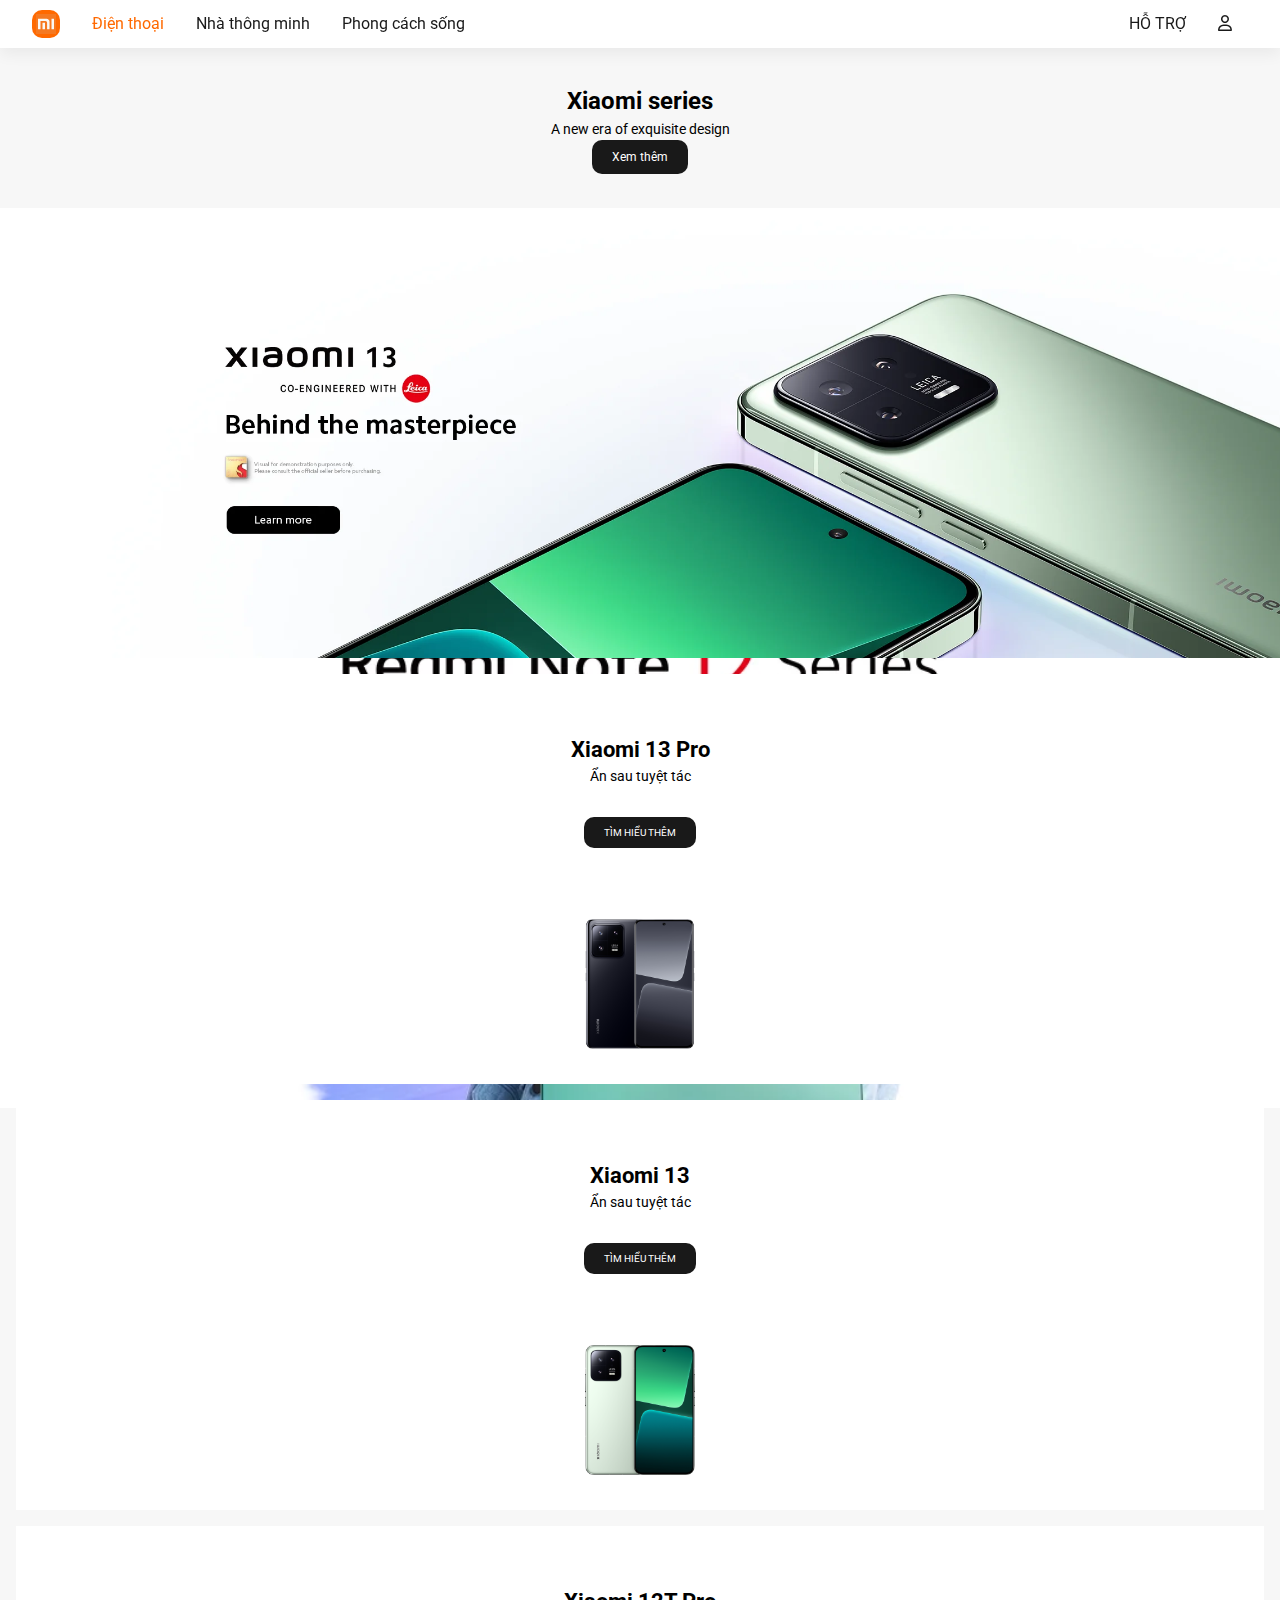
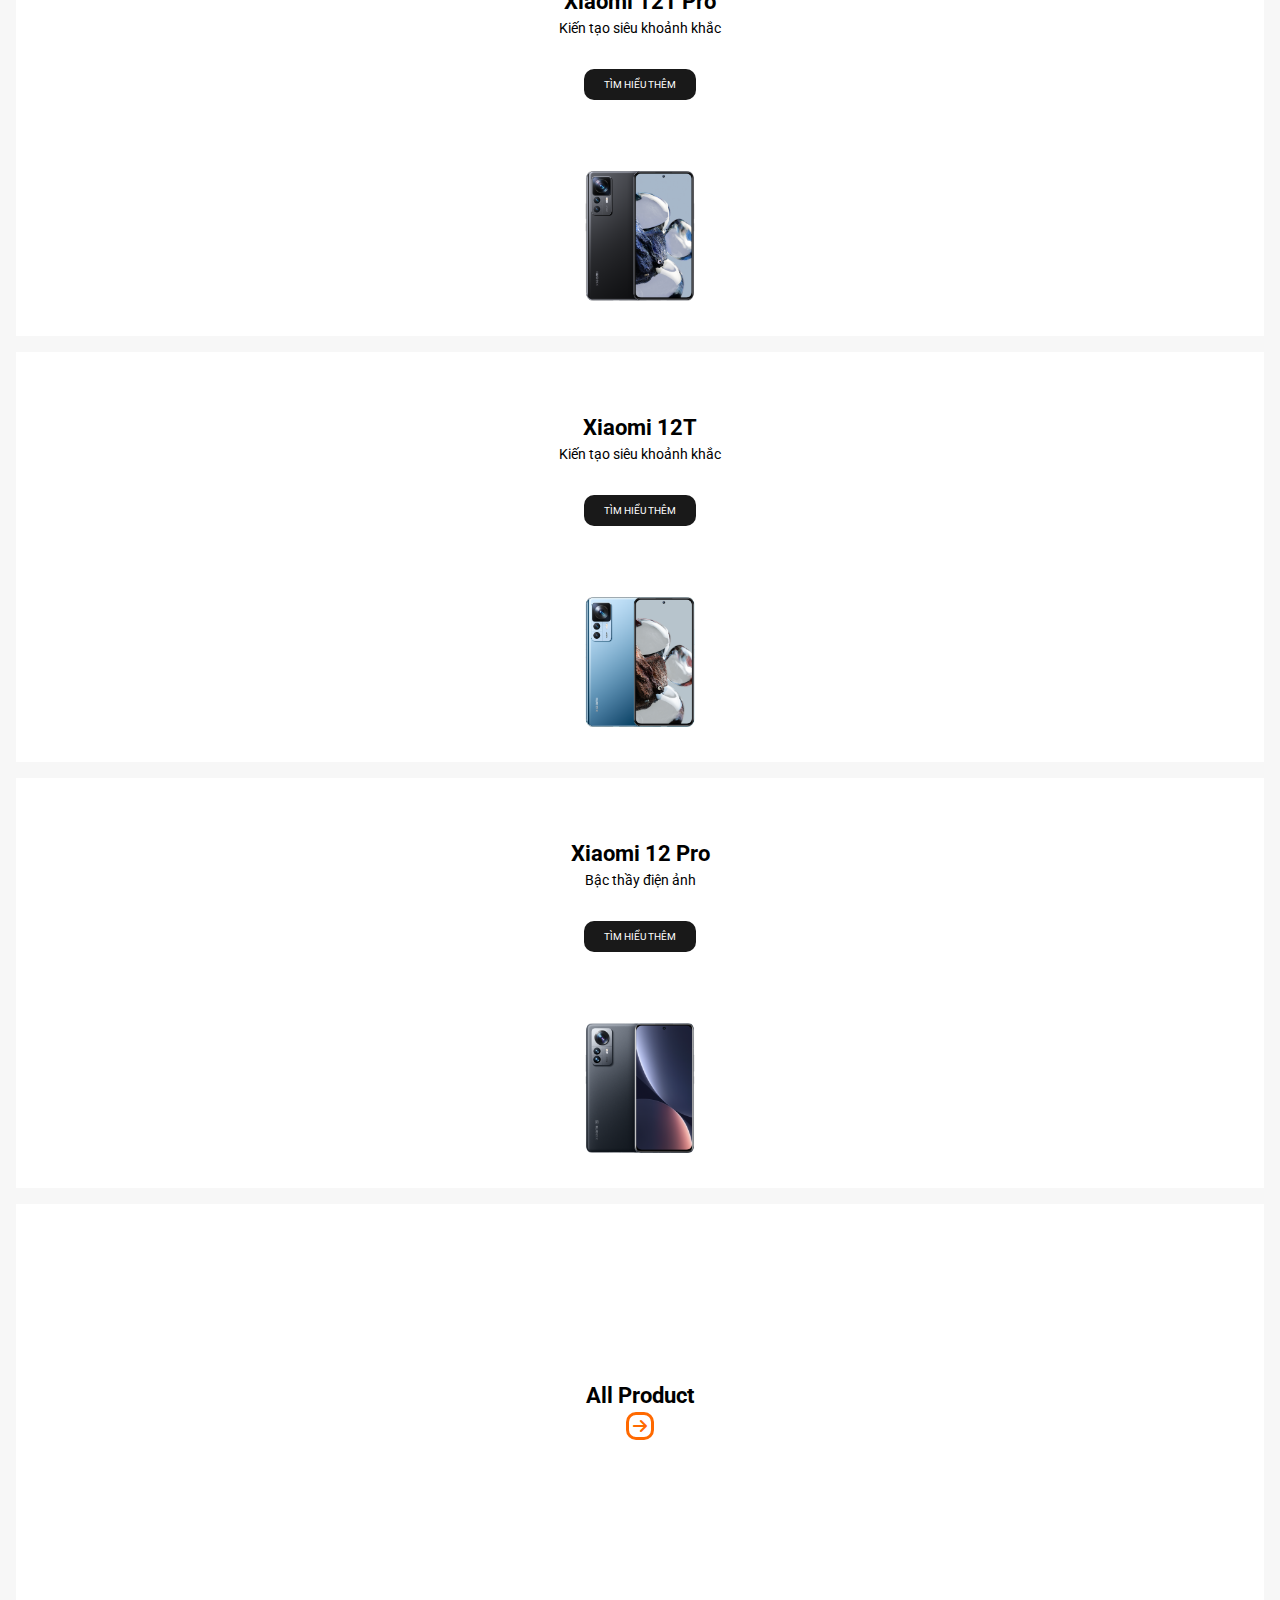
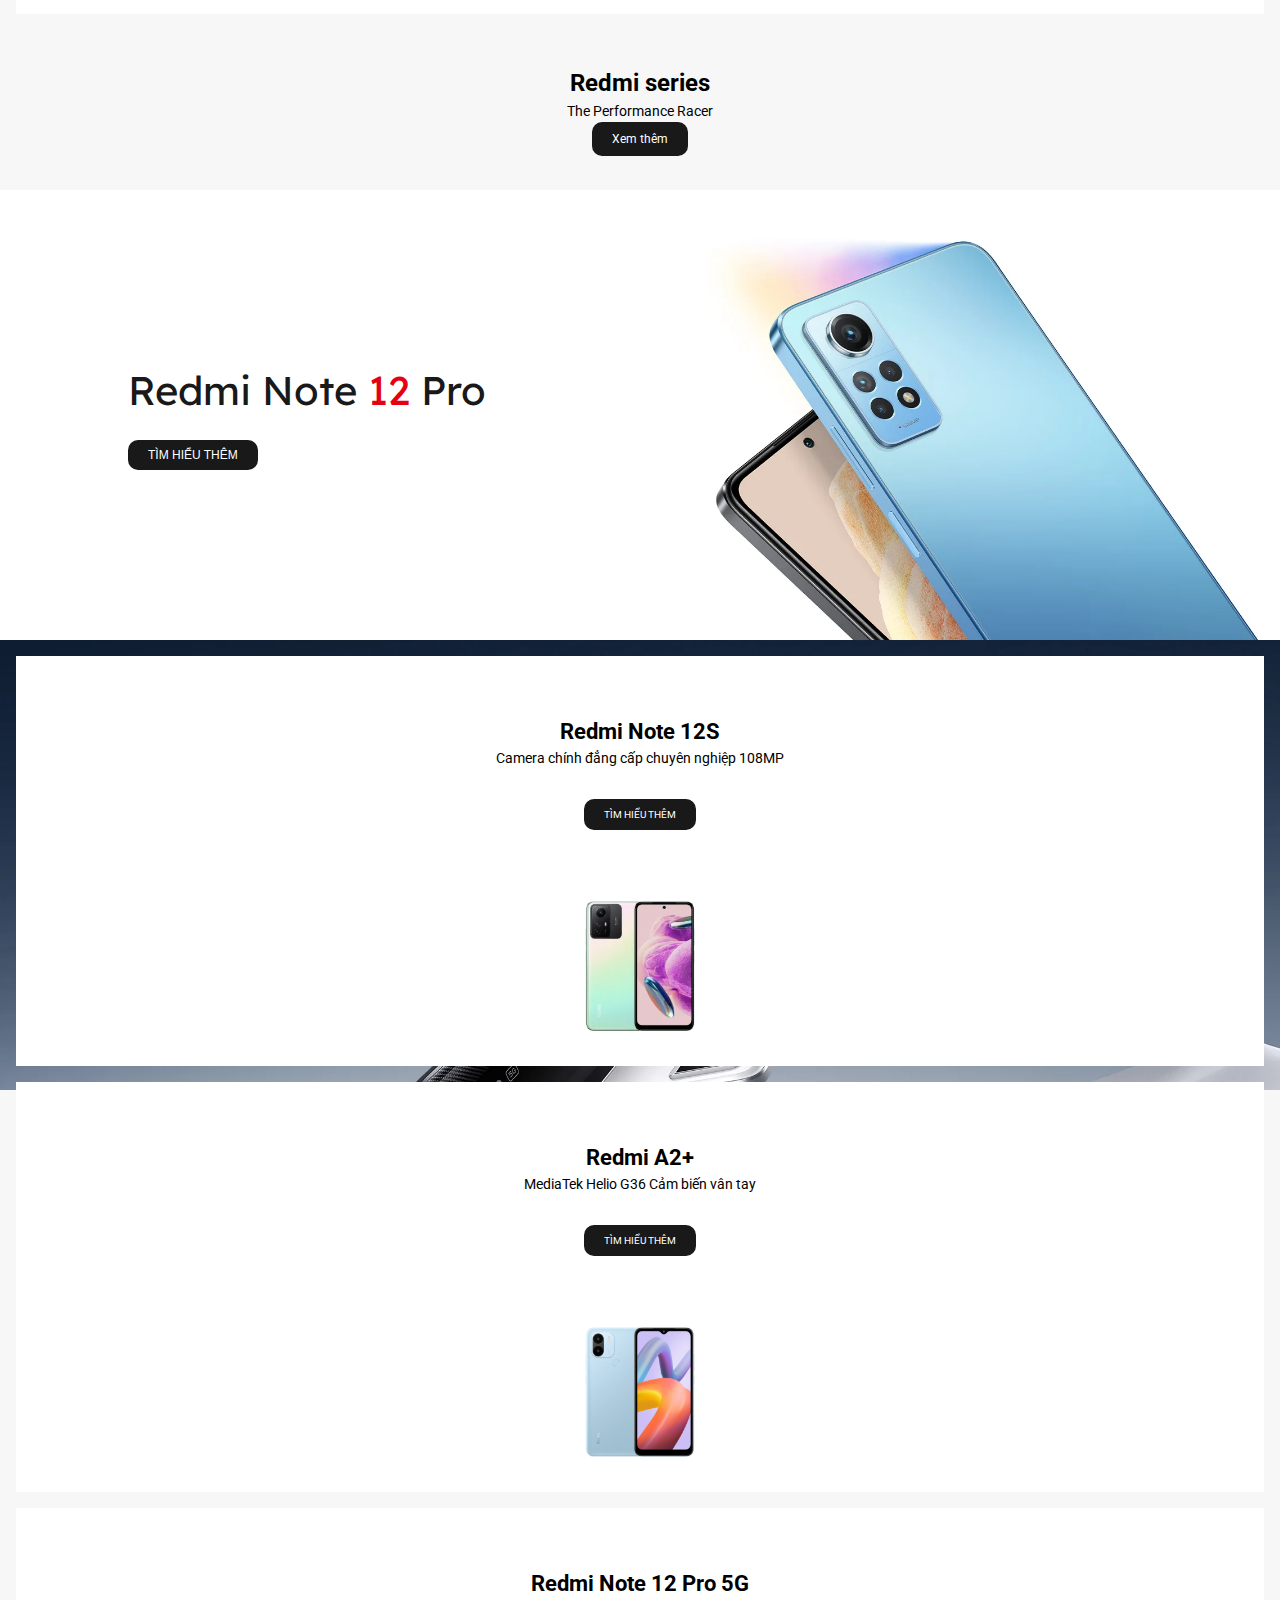
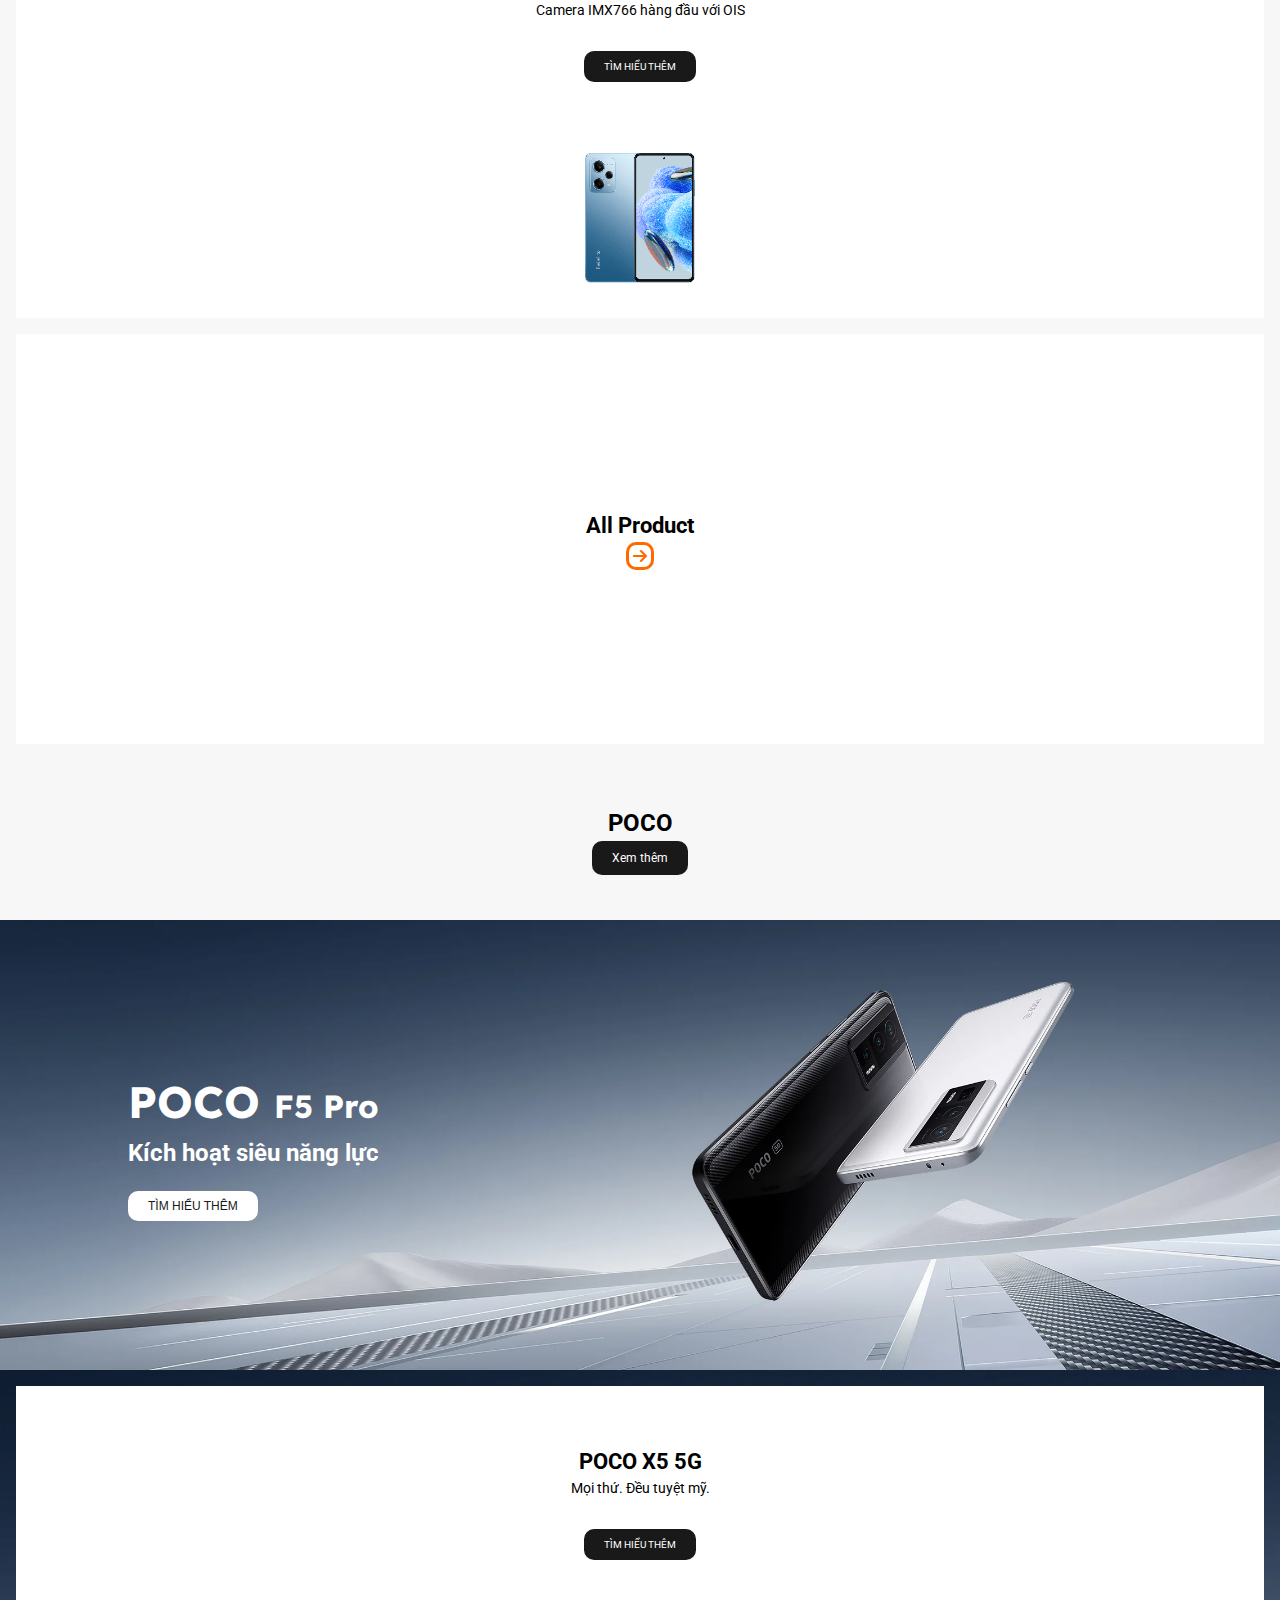
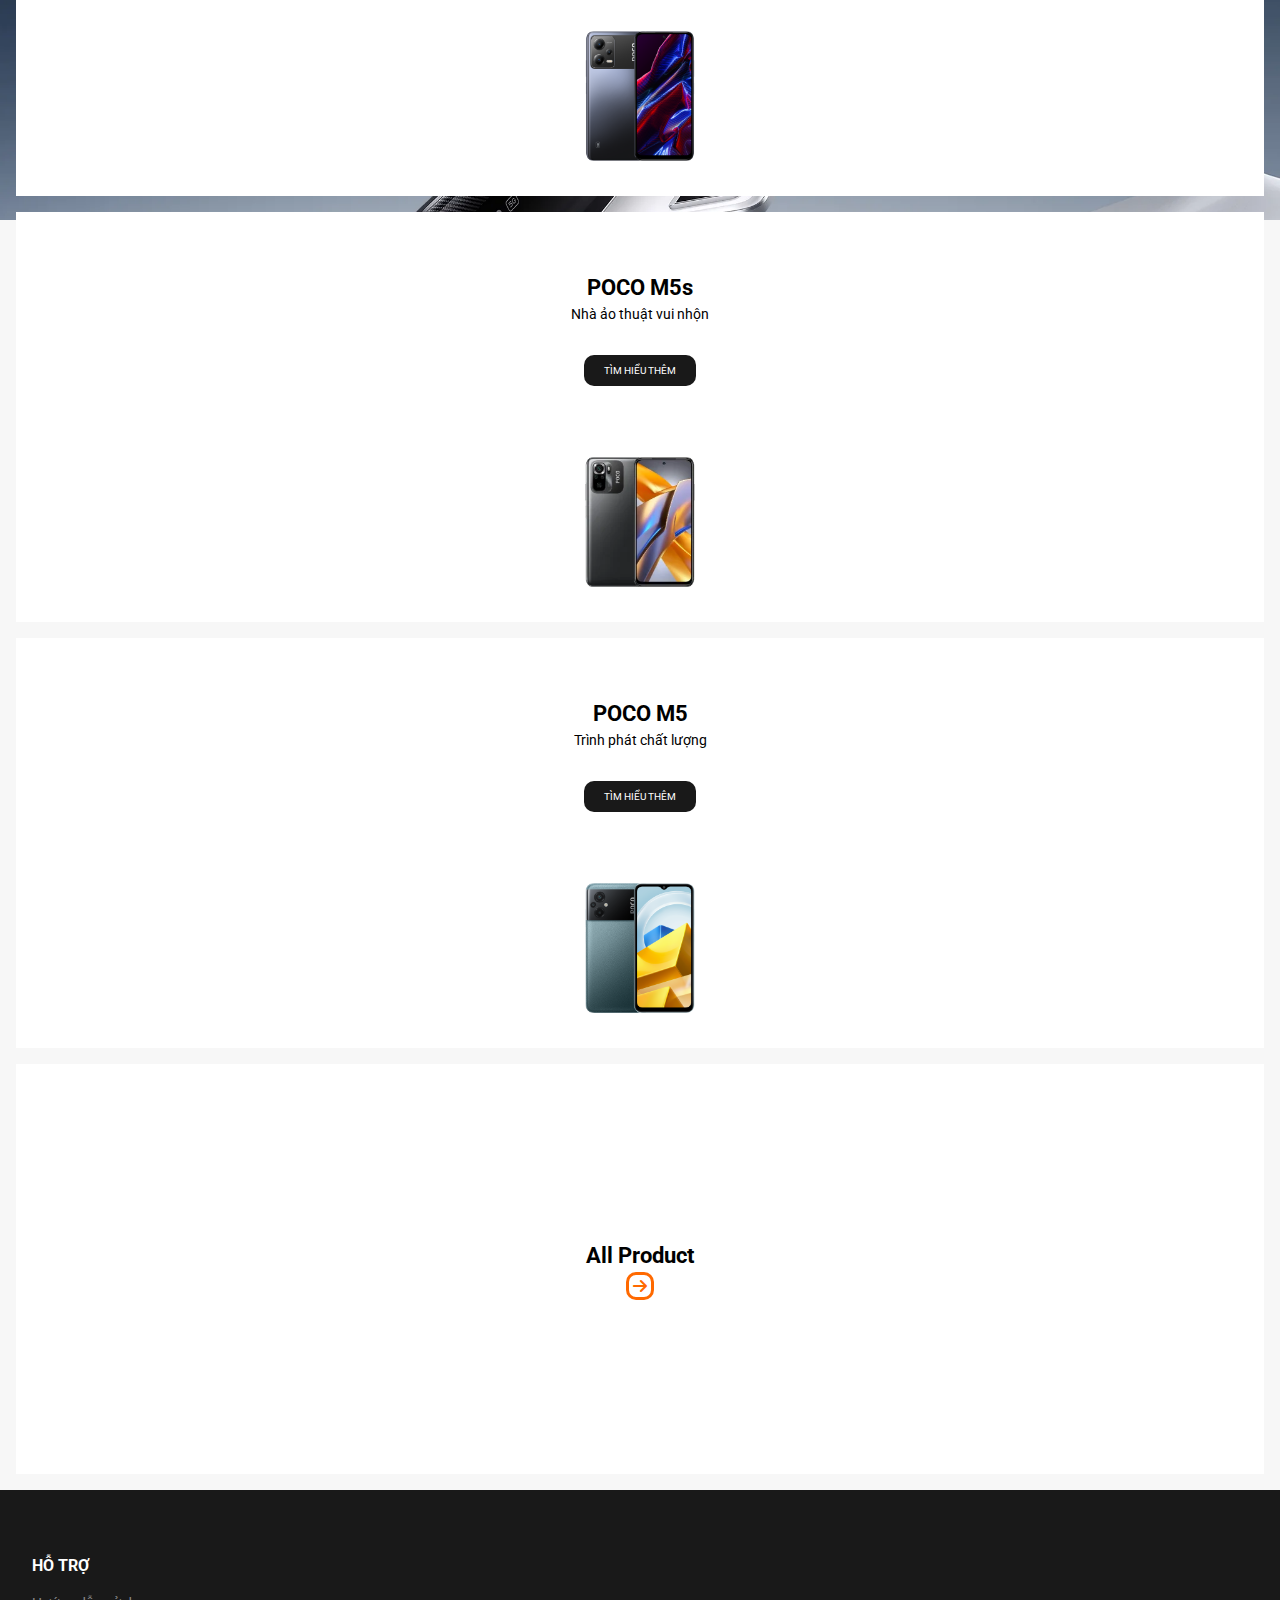
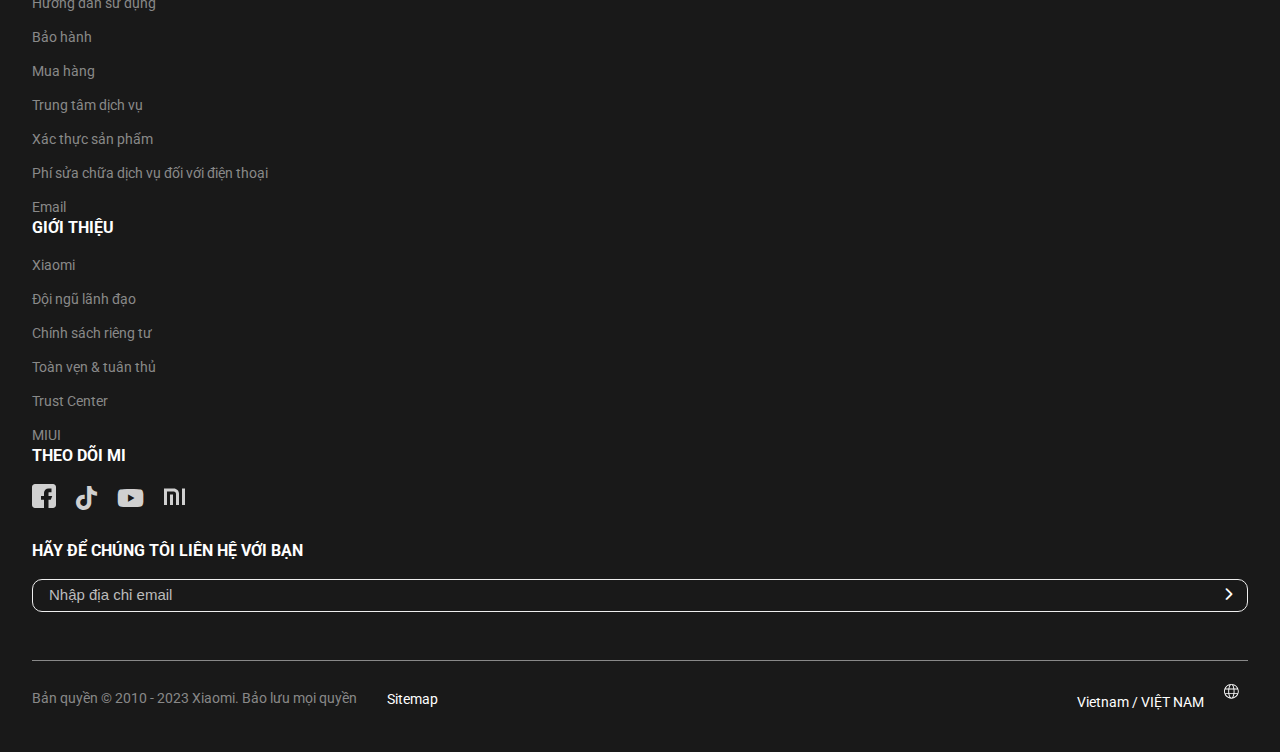
<file: phone.html>
<!DOCTYPE html>
<html lang="en">
  <head>
    <meta charset="UTF-8" />
    <meta http-equiv="X-UA-Compatible" content="IE=edge" />
    <meta name="viewport" content="width=device-width, initial-scale=1.0" />
    <title>Điện Thoại</title>
    <link
      rel="shortcut icon"
      href="./assets/images/logos/favicon.ico"
      type="image/x-icon"
    />
    <link
      href="https://cdn.jsdelivr.net/npm/bootstrap@5.0.2/dist/css/bootstrap.min.css"
      rel="stylesheet"
      integrity="sha384-EVSTQN3/azprG1Anm3QDgpJLIm9Nao0Yz1ztcQTwFspd3yD65VohhpuuCOmLASjC"
      crossorigin="anonymous"
    />
    <script
      src="https://cdn.jsdelivr.net/npm/bootstrap@5.0.2/dist/js/bootstrap.bundle.min.js"
      integrity="sha384-MrcW6ZMFYlzcLA8Nl+NtUVF0sA7MsXsP1UyJoMp4YLEuNSfAP+JcXn/tWtIaxVXM"
      crossorigin="anonymous"
      defer
    ></script>
    <script
      src="https://cdn.jsdelivr.net/npm/@popperjs/core@2.9.2/dist/umd/popper.min.js"
      integrity="sha384-IQsoLXl5PILFhosVNubq5LC7Qb9DXgDA9i+tQ8Zj3iwWAwPtgFTxbJ8NT4GN1R8p"
      crossorigin="anonymous"
      defer
    ></script>
    <script
      src="https://cdn.jsdelivr.net/npm/bootstrap@5.0.2/dist/js/bootstrap.min.js"
      integrity="sha384-cVKIPhGWiC2Al4u+LWgxfKTRIcfu0JTxR+EQDz/bgldoEyl4H0zUF0QKbrJ0EcQF"
      crossorigin="anonymous"
      defer
    ></script>
    <link rel="stylesheet" href="./assets/css/main.min.css" />
  </head>
  <body>
    <div id="phone">
      <div class="container-fluid">
        <header>
          <div class="header__logo">
            <a href="index.html">
              <span><i class="fa-solid fa-house"></i></span>
              <img src="./assets/images/header/xiaomi.svg" alt="logo" />
            </a>
          </div>
          <div class="header__box">
            <ul class="header__navbar">
              <li class="header__navbar__item">
                <a href="#phone" class="header__navbar__link"
                  ><span>Điện thoại</span>
                  <div>
                    <i class="fa-solid fa-plus"></i
                    ><i class="fa-solid fa-minus display-none"></i></div
                ></a>
                <div class="header__navbar__subnav__box">
                  <ul class="header__navbar__item__subnav">
                    <li class="header__navbar__item__subnav__item">
                      <a
                        class="header__navbar__item__subnav__item__phone"
                        href="#xiaomi"
                        >Xiaomi</a
                      >
                    </li>
                    <li class="header__navbar__item__subnav__item">
                      <a
                        class="header__navbar__item__subnav__item__phone"
                        href="#redmi"
                        >Redmi</a
                      >
                    </li>
                    <li class="header__navbar__item__subnav__item">
                      <a
                        class="header__navbar__item__subnav__item__phone"
                        href="#poco"
                        >POCO</a
                      >
                    </li>
                  </ul>
                </div>
              </li>
              <li class="header__navbar__item">
                <a href="#!" class="header__navbar__link"
                  ><span>Nhà thông minh</span>
                  <div>
                    <i class="fa-solid fa-plus"></i
                    ><i class="fa-solid fa-minus display-none"></i>
                  </div>
                </a>
                <div class="header__navbar__subnav__box">
                  <ul class="header__navbar__item__subnav">
                    <li class="header__navbar__item__subnav__item">
                      <a href="#!"
                        ><i class="fa-solid fa-tv"></i>
                        <span>TV & Phương tiện</span></a
                      >
                    </li>
                    <li class="header__navbar__item__subnav__item">
                      <a href="#!">
                        <svg
                          xmlns="http://www.w3.org/2000/svg"
                          viewBox="0 0 960 960"
                          id="vacuum-cleaner"
                        >
                          <path
                            d="M120.652 398.191a390.1 390.1 0 0 0 718.7 303.618 389.671 389.671 0 0 0-83.577-427.58Q742.991 261.448 729.216 250H780a10 10 0 0 0 0-20h-76.988a385.04 385.04 0 0 0-13.094-8.782A9.991 9.991 0 0 0 690 220v-80a10 10 0 0 0-20 0v69.339a389.432 389.432 0 0 0-380 0V140a10 10 0 0 0-20 0v80a9.991 9.991 0 0 0 .082 1.218A385.04 385.04 0 0 0 256.988 230H180a10 10 0 0 0 0 20h50.784q-13.758 11.459-26.555 24.229a388.668 388.668 0 0 0-83.577 123.962Zm215.33-189.119a371.349 371.349 0 1 1-117.611 79.3 367.676 367.676 0 0 1 117.611-79.3ZM480 720a70 70 0 1 0 70 70 70.079 70.079 0 0 0-70-70Zm0 120a50 50 0 1 1 50-50 50.057 50.057 0 0 1-50 50Zm-186.023-42a9.99 9.99 0 0 0 6.006 2H380a10 10 0 0 0 10-10 90 90 0 0 1 180 0 10 10 0 0 0 10 10h80.018a9.995 9.995 0 0 0 6.006-2 312.827 312.827 0 0 0 90.21-107.169A310.033 310.033 0 0 0 260.8 330.8a310.2 310.2 0 0 0-57.031 360.029A312.83 312.83 0 0 0 293.977 798Zm-19.038-453.061a290.05 290.05 0 0 1 463.485 336.789A292.756 292.756 0 0 1 656.648 780h-67.1a110 110 0 0 0-219.1 0h-67.1a292.747 292.747 0 0 1-81.777-98.272 290.2 290.2 0 0 1 53.363-336.789ZM480 430a40.045 40.045 0 0 0 40-40v-50a40 40 0 0 0-80 0v50a40.045 40.045 0 0 0 40 40Zm-20-90a20 20 0 0 1 40 0v50a20 20 0 0 1-40 0Z"
                          ></path>
                        </svg>
                        <span>Máy hút bụi</span>
                      </a>
                    </li>
                    <li class="header__navbar__item__subnav__item">
                      <a href="#!">
                        <svg
                          xmlns="http://www.w3.org/2000/svg"
                          width="220"
                          height="220"
                          data-name="Layer 1"
                          viewBox="0 0 220 220"
                          id="fan"
                        >
                          <path
                            d="M140.4,210c-.64,0-1.28,0-2,0-11-.4-22-4.28-32.66-11.39-15.23-10.2-20.5-28.87-15.39-54.25-1-.48-1.88-1-2.8-1.6a83.45,83.45,0,0,0-4.31,7.44C79.8,157,78,164,76.32,170.06c-1.4,5.28-2.64,9.84-4.64,13.56-2.79,5.15-6.91,7.95-12.19,8.35-14.75,1.08-32.18-9.51-41.49-25.22a51.78,51.78,0,0,1-7.28-27.51c.24-11,3.88-22,10.87-32.86C31.19,91.47,49,85.76,73.32,89.71c.36-.68.76-1.35,1.16-2a86.35,86.35,0,0,0-8.67-5.32C59,78.76,52.1,76.8,46,75.08c-5.24-1.48-9.79-2.79-13.47-4.87-5.12-2.88-7.88-7-8.16-12.36-.84-14.75,10.08-32,25.91-41A51.27,51.27,0,0,1,77.92,10c11,.4,22,4.28,32.66,11.4,14.51,9.71,20,27.22,16,50.85a42,42,0,0,1,5.56,3.27,83,83,0,0,0,4.55-7.83c3.48-6.88,5.32-13.79,7-19.91,1.4-5.28,2.64-9.83,4.64-13.55,2.79-5.16,6.91-8,12.19-8.36,14.75-1.08,32.18,9.52,41.49,25.23a51.74,51.74,0,0,1,7.28,27.5c-.24,11-3.88,22-10.87,32.86-7.64,11.87-20.43,17.91-37.54,17.91a90.43,90.43,0,0,1-16.43-1.6,37.79,37.79,0,0,1-2.72,4.36,87.61,87.61,0,0,0,8.91,5.47c6.8,3.6,13.72,5.56,19.79,7.28,5.24,1.48,9.8,2.8,13.47,4.88,5.12,2.88,7.88,7,8.16,12.35.84,14.75-10.07,32-25.9,41A52.84,52.84,0,0,1,140.4,210ZM86.15,128.17a5.94,5.94,0,0,1,4,1.52,28.26,28.26,0,0,0,9.2,5.48,6,6,0,0,1,3.79,7.07c-5.63,22.87-2.51,38.46,9.32,46.33,22,14.71,39.33,8.92,47.69,4.16,13.55-7.75,20.35-21.23,19.87-30,0-.72-.08-1.44-2.08-2.56-2.44-1.36-6.32-2.48-10.84-3.76-6.31-1.8-14.19-4-22.1-8.19a117.44,117.44,0,0,1-15.75-10.32,6,6,0,0,1-.52-9,28.12,28.12,0,0,0,6.63-10,6,6,0,0,1,6.92-3.68c22.87,5.2,38.34,1.8,46-10.12,14.35-22.26,8.28-39.45,3.36-47.73-8-13.43-21.55-20-30.3-19.34-.72,0-1.44.12-2.52,2.11-1.32,2.44-2.36,6.36-3.6,10.92-1.68,6.35-3.8,14.23-7.83,22.22A111.29,111.29,0,0,1,138.2,88a5.91,5.91,0,0,1-4.39,2.43,6.08,6.08,0,0,1-4.72-1.76,27.77,27.77,0,0,0-11.19-6.91,5.94,5.94,0,0,1-4-7c4.59-21.22,1.24-35.77-10-43.29-22.06-14.83-39.37-9-47.73-4.28C42.66,35,35.87,48.46,36.35,57.21c0,.72.08,1.44,2.07,2.56,2.44,1.36,6.32,2.48,10.84,3.76,6.31,1.8,14.19,4,22.1,8.2a107.79,107.79,0,0,1,15,9.79,5.87,5.87,0,0,1,2.32,4.12,6,6,0,0,1-1.4,4.51,28.62,28.62,0,0,0-4.91,8.36,6,6,0,0,1-6.84,3.76c-21.75-4.52-36.54-1-43.93,10.55-14.31,22.35-8.24,39.54-3.32,47.81,8,13.43,21.55,20,30.3,19.35.72,0,1.44-.12,2.52-2.12,1.32-2.44,2.36-6.36,3.6-10.91,1.68-6.36,3.8-14.23,7.83-22.23a110.29,110.29,0,0,1,8.72-14.07,6,6,0,0,1,4.2-2.44c.24,0,.47,0,.67,0Z"
                          ></path>
                          <path
                            d="M106.74,121.33A12,12,0,1,0,113,98.16h0a12,12,0,0,0-6.21,23.17Z"
                          ></path>
                        </svg>
                        <span>Thiết bị môi trường</span>
                      </a>
                    </li>
                    <li class="header__navbar__item__subnav__item">
                      <a href="#!">
                        <svg
                          xmlns="http://www.w3.org/2000/svg"
                          width="64"
                          height="64"
                          enable-background="new"
                          viewBox="0 0 64 64"
                          id="video-doorbell"
                        >
                          <path
                            style="
                              font-feature-settings: normal;
                              font-variant-alternates: normal;
                              font-variant-caps: normal;
                              font-variant-east-asian: normal;
                              font-variant-ligatures: normal;
                              font-variant-numeric: normal;
                              font-variant-position: normal;
                              font-variation-settings: normal;
                              inline-size: 0;
                              isolation: auto;
                              mix-blend-mode: normal;
                              shape-margin: 0;
                              shape-padding: 0;
                              text-decoration-color: #000;
                              text-decoration-line: none;
                              text-decoration-style: solid;
                              text-indent: 0;
                              text-orientation: mixed;
                              text-transform: none;
                            "
                            d="m21 4c-4.9587 0-9 4.0413-9 9v27c0 11.034 8.9662 20 20 20s20-8.9662 20-20v-27c0-4.9587-4.0413-9-9-9h-22zm1 2h20v17c0 3.8778-3.1222 7-7 7h-6c-3.8778 0-7-3.1222-7-7v-17zm-2 0.078125v16.922c0 4.9587 4.0413 9 9 9h6c4.9587 0 9-4.0413 9-9v-16.922c3.3993 0.48384 6 3.3848 6 6.9219v27c0 9.953-8.047 18-18 18s-18-8.047-18-18v-27c0-3.5371 2.6007-6.438 6-6.9219z"
                            color="#000"
                            paint-order="fill markers stroke"
                          ></path>
                          <path
                            style="
                              font-feature-settings: normal;
                              font-variant-alternates: normal;
                              font-variant-caps: normal;
                              font-variant-east-asian: normal;
                              font-variant-ligatures: normal;
                              font-variant-numeric: normal;
                              font-variant-position: normal;
                              font-variation-settings: normal;
                              inline-size: 0;
                              isolation: auto;
                              mix-blend-mode: normal;
                              shape-margin: 0;
                              shape-padding: 0;
                              text-decoration-color: #000;
                              text-decoration-line: none;
                              text-decoration-style: solid;
                              text-indent: 0;
                              text-orientation: mixed;
                              text-transform: none;
                            "
                            d="m31 22a1 1 0 0 0-1 1 1 1 0 0 0 1 1h2a1 1 0 0 0 1-1 1 1 0 0 0-1-1h-2z"
                            color="#000"
                          ></path>
                          <path
                            style="
                              font-feature-settings: normal;
                              font-variant-alternates: normal;
                              font-variant-caps: normal;
                              font-variant-east-asian: normal;
                              font-variant-ligatures: normal;
                              font-variant-numeric: normal;
                              font-variant-position: normal;
                              font-variation-settings: normal;
                              inline-size: 0;
                              isolation: auto;
                              mix-blend-mode: normal;
                              shape-margin: 0;
                              shape-padding: 0;
                              text-decoration-color: #000;
                              text-decoration-line: none;
                              text-decoration-style: solid;
                              text-indent: 0;
                              text-orientation: mixed;
                              text-transform: none;
                            "
                            d="m32 16c-1.9627 0-3.7489 1.1526-4.5566 2.9414a1 1 0 0 0 0.5 1.3242 1 1 0 0 0 1.3223-0.5c0.4863-1.0769 1.5527-1.7656 2.7344-1.7656 1.1818 0 2.2482 0.68842 2.7344 1.7656a1 1 0 0 0 1.3223 0.5 1 1 0 0 0 0.5-1.3223c-0.80755-1.7892-2.5936-2.9434-4.5566-2.9434z"
                            color="#000"
                            paint-order="fill markers stroke"
                          ></path>
                          <path
                            style="
                              font-feature-settings: normal;
                              font-variant-alternates: normal;
                              font-variant-caps: normal;
                              font-variant-east-asian: normal;
                              font-variant-ligatures: normal;
                              font-variant-numeric: normal;
                              font-variant-position: normal;
                              font-variation-settings: normal;
                              inline-size: 0;
                              isolation: auto;
                              mix-blend-mode: normal;
                              shape-margin: 0;
                              shape-padding: 0;
                              text-decoration-color: #000;
                              text-decoration-line: none;
                              text-decoration-style: solid;
                              text-indent: 0;
                              text-orientation: mixed;
                              text-transform: none;
                            "
                            d="M32 12c-2.9453 0-5.7069 1.4433-7.3887 3.8613a1 1 0 0 0 .25 1.3926 1 1 0 0 0 1.3926-.25c1.3091-1.8822 3.4534-3.0039 5.7461-3.0039 2.2929 0 4.437 1.1214 5.7461 3.0039a1 1 0 0 0 1.3926.25 1 1 0 0 0 .25-1.3926c-1.6817-2.4184-4.443-3.8613-7.3887-3.8613zM32 35c-4.4064 0-8 3.5936-8 8s3.5936 8 8 8 8-3.5936 8-8-3.5936-8-8-8zm0 2c3.3256 0 6 2.6744 6 6s-2.6744 6-6 6-6-2.6744-6-6 2.6744-6 6-6zM21.078 37.051a1 1 0 0 0-.73438.29297c-1.4466 1.4466-2.3438 3.453-2.3438 5.6562s.89716 4.2097 2.3438 5.6562a1 1 0 0 0 1.4141 0 1 1 0 0 0 0-1.4141c-1.0869-1.0869-1.7578-2.5794-1.7578-4.2422s.6709-3.1553 1.7578-4.2422a1 1 0 0 0 0-1.4141 1 1 0 0 0-.67969-.29297zM42.979 37.051a1 1 0 0 0-.73633.29297 1 1 0 0 0 0 1.4141c1.0869 1.0869 1.7578 2.5794 1.7578 4.2422s-.6709 3.1553-1.7578 4.2422a1 1 0 0 0 0 1.4141 1 1 0 0 0 1.4141 0c1.4466-1.4466 2.3438-3.453 2.3438-5.6562s-.89716-4.2097-2.3438-5.6562a1 1 0 0 0-.67773-.29297z"
                            color="#000"
                            paint-order="fill markers stroke"
                          ></path>
                          <path
                            style="
                              font-feature-settings: normal;
                              font-variant-alternates: normal;
                              font-variant-caps: normal;
                              font-variant-east-asian: normal;
                              font-variant-ligatures: normal;
                              font-variant-numeric: normal;
                              font-variant-position: normal;
                              font-variation-settings: normal;
                              inline-size: 0;
                              isolation: auto;
                              mix-blend-mode: normal;
                              shape-margin: 0;
                              shape-padding: 0;
                              text-decoration-color: #000;
                              text-decoration-line: none;
                              text-decoration-style: solid;
                              text-indent: 0;
                              text-orientation: mixed;
                              text-transform: none;
                            "
                            d="m32 40c-1.645 0-3 1.355-3 3s1.355 3 3 3 3-1.355 3-3-1.355-3-3-3zm0 2c0.56413 0 1 0.43587 1 1s-0.43587 1-1 1-1-0.43587-1-1 0.43587-1 1-1z"
                            color="#000"
                            paint-order="fill markers stroke"
                          ></path>
                        </svg>
                        <span>Thiết bị thông minh</span>
                      </a>
                    </li>
                  </ul>
                </div>
              </li>
              <li class="header__navbar__item">
                <a href="#!" class="header__navbar__link"
                  ><span>Phong cách sống</span>
                  <div>
                    <i class="fa-solid fa-plus"></i
                    ><i class="fa-solid fa-minus display-none"></i>
                  </div>
                </a>
                <div class="header__navbar__subnav__box">
                  <ul class="header__navbar__item__subnav">
                    <li class="header__navbar__item__subnav__item">
                      <a href="#!">
                        <svg
                          xmlns="http://www.w3.org/2000/svg"
                          viewBox="0 0 256 256"
                          id="watch"
                        >
                          <rect width="256" height="256" fill="none"></rect>
                          <circle
                            cx="128"
                            cy="128"
                            r="72"
                            fill="none"
                            stroke="#000"
                            stroke-miterlimit="10"
                            stroke-width="16"
                          ></circle>
                          <polyline
                            fill="none"
                            stroke="#000"
                            stroke-linecap="round"
                            stroke-linejoin="round"
                            stroke-width="16"
                            points="128 88 128 128 168 128"
                          ></polyline>
                          <path
                            fill="none"
                            stroke="#000"
                            stroke-linecap="round"
                            stroke-linejoin="round"
                            stroke-width="16"
                            d="M88 68.12774l6.80838-37.55481A8 8 0 0 1 102.68007 24h50.63985a8 8 0 0 1 7.87169 6.57294L168 68.128M88 187.87226l6.80838 37.55481A8 8 0 0 0 102.68007 232h50.63985a8 8 0 0 0 7.87169-6.57294L168 187.872"
                          ></path>
                        </svg>
                        <span>Thiết bị đeo</span>
                      </a>
                    </li>
                    <li class="header__navbar__item__subnav__item">
                      <a href="#!">
                        <svg
                          xmlns="http://www.w3.org/2000/svg"
                          width="48"
                          height="48"
                          id="desktop"
                        >
                          <path
                            d="M42 4H6C3.79 4 2 5.79 2 8v24c0 2.21 1.79 4 4 4h14v4h-4v4h16v-4h-4v-4h14c2.21 0 4-1.79 4-4V8c0-2.21-1.79-4-4-4zm0 28H6V8h36v24z"
                          ></path>
                        </svg>
                        <span>Văn phòng</span>
                      </a>
                    </li>
                    <li class="header__navbar__item__subnav__item">
                      <a href="#!">
                        <svg
                          xmlns="http://www.w3.org/2000/svg"
                          width="32"
                          height="32"
                          viewBox="0 0 36 34"
                          id="game"
                        >
                          <g color="#000">
                            <path
                              fill="#373748"
                              d="M2.775 1030.281a2.808 2.808 0 0 0-2.484 1.555 2.803 2.803 0 0 0 3.354 3.916.5.5 0 0 0 .34-.371c.108-.506.28-.996.507-1.461h.002c.233-.462.52-.894.858-1.287a.5.5 0 0 0 .091-.496 2.8 2.8 0 0 0-1.39-1.559 2.81 2.81 0 0 0-1.276-.291.5.5 0 0 0-.002 0zm.01 1h.002c.285 0 .566.061.82.188.354.175.584.501.758.85-.28.366-.56.738-.767 1.152a.5.5 0 0 0-.002 0c-.204.415-.33.86-.453 1.306-.385.072-.785.085-1.14-.09a.5.5 0 0 0-.001 0 1.787 1.787 0 0 1-.816-2.41c.301-.607.919-.992 1.6-1z"
                              font-family="sans-serif"
                              font-weight="400"
                              overflow="visible"
                              style="
                                line-height: normal;
                                text-indent: 0;
                                text-align: start;
                                text-decoration-line: none;
                                text-decoration-style: solid;
                                text-decoration-color: #000;
                                text-transform: none;
                                block-progression: tb;
                                isolation: auto;
                                mix-blend-mode: normal;
                              "
                              transform="translate(0 -1020.362)"
                            ></path>
                            <path
                              fill="#373748"
                              d="M10.695 1029.375c-2.885-.172-5.733 1.354-7.097 4.096-1.82 3.655-.316 8.105 3.35 9.918 3.582 1.772 7.886.346 9.779-3.133l12.574 3.916a.5.5 0 0 0 .597-.256l2.05-4.12a.5.5 0 0 0-.225-.669l-18.147-8.975a.5.5 0 0 0-.02-.01l-.015-.01h-.002a7.41 7.41 0 0 0-2.844-.758zm-.062.996a6.439 6.439 0 0 1 2.46.656.5.5 0 0 0 .003 0h.002l17.732 8.77-1.638 3.29-12.532-3.901a.5.5 0 0 0-.61.285 6.792 6.792 0 0 1-.056.13 6.421 6.421 0 0 1-8.603 2.89 6.38 6.38 0 0 1-2.899-8.575 6.418 6.418 0 0 1 6.14-3.547z"
                              font-family="sans-serif"
                              font-weight="400"
                              overflow="visible"
                              style="
                                line-height: normal;
                                text-indent: 0;
                                text-align: start;
                                text-decoration-line: none;
                                text-decoration-style: solid;
                                text-decoration-color: #000;
                                text-transform: none;
                                block-progression: tb;
                                isolation: auto;
                                mix-blend-mode: normal;
                              "
                              transform="translate(0 -1020.362)"
                            ></path>
                            <path
                              fill="#37c8ab"
                              d="M475.21 924.748a4.15 4.142 0 0 1-4.148 4.142 4.15 4.142 0 0 1-4.15-4.142 4.15 4.142 0 0 1 4.15-4.141 4.15 4.142 0 0 1 4.149 4.141z"
                              overflow="visible"
                              transform="rotate(26.319 2182.105 -510.181) skewX(-.137)"
                              style="isolation: auto; mix-blend-mode: normal"
                            ></path>
                            <path
                              fill="#373748"
                              d="M19.326 1032.995a.5.5 71.388 0 0-.67.225l-.82 1.648a.5.5 71.388 0 0 .225.669l4.132 2.044a.5.5 71.388 0 0 .67-.226l.82-1.648a.5.5 71.388 0 0-.225-.669l-4.132-2.044zm.003 1.116 3.235 1.6-.374.753-3.235-1.6.374-.753z"
                              font-family="sans-serif"
                              font-weight="400"
                              overflow="visible"
                              style="
                                line-height: normal;
                                text-indent: 0;
                                text-align: start;
                                text-decoration-line: none;
                                text-decoration-style: solid;
                                text-decoration-color: #000;
                                text-transform: none;
                                block-progression: tb;
                                isolation: auto;
                                mix-blend-mode: normal;
                              "
                              transform="translate(0 -1020.362)"
                            ></path>
                            <path
                              fill="#373748"
                              fill-rule="evenodd"
                              d="M22.79 1030.658a.5.5 0 0 0-.425.283l-.82 1.647a.5.5 0 0 0 .894.447l.82-1.648a.5.5 0 0 0-.47-.729zm2.513 1.227a.5.5 0 0 0-.313.105l-1.646 1.24a.5.5 0 1 0 .601.8l1.647-1.24a.5.5 0 0 0-.29-.905zm-4.979-2.455a.5.5 0 0 0-.49.51l.006 2.056a.5.5 0 1 0 1 0l-.006-2.057a.5.5 0 0 0-.51-.505z"
                              font-family="sans-serif"
                              font-weight="400"
                              overflow="visible"
                              style="
                                line-height: normal;
                                text-indent: 0;
                                text-align: start;
                                text-decoration-line: none;
                                text-decoration-style: solid;
                                text-decoration-color: #000;
                                text-transform: none;
                                block-progression: tb;
                                isolation: auto;
                                mix-blend-mode: normal;
                              "
                              transform="translate(0 -1020.362)"
                            ></path>
                          </g>
                        </svg>
                        <span>Thể thao</span>
                      </a>
                    </li>
                    <li class="header__navbar__item__subnav__item">
                      <a href="#!">
                        <svg
                          xmlns="http://www.w3.org/2000/svg"
                          width="32"
                          height="32"
                          viewBox="0 0 36 34"
                          id="iphone-charging-pin"
                        >
                          <path
                            fill="#1C1C1C"
                            d="M20 9V2a2 2 0 0 0-2-2h-4a2 2 0 0 0-2 2v7a2 2 0 0 0-2 2v12a2 2 0 0 0 2 2h2v7h1v-7h2v7h1v-7h2a2 2 0 0 0 2-2V11a2 2 0 0 0-2-2zm-7-6a2 2 0 0 1 2-2h2a2 2 0 0 1 2 2v6h-6V3zm8 19a2 2 0 0 1-2 2h-6a2 2 0 0 1-2-2V12a2 2 0 0 1 2-2h6a2 2 0 0 1 2 2v10z"
                          ></path>
                        </svg>
                        <span>Phụ kiện</span>
                      </a>
                    </li>
                  </ul>
                </div>
              </li>
            </ul>
            <ul class="header__navbar header__other">
              <li class="header__navbar__item">
                <a href="#!" class="header__navbar__link"
                  ><span>HỖ TRỢ</span>
                </a>
              </li>
              <li class="header__navbar__item">
                <a href="#!" class="header__navbar__link sign__up__link">
                  <span>
                    <i class="fa-regular fa-user"></i>
                    <span>Đăng nhập/Đăng ký</span>
                  </span>
                  <div></div>
                </a>
                <div class="header__navbar__subnav__box">
                  <ul class="header__navbar__item__subnav">
                    <li class="header__navbar__item__subnav__item">
                      <a href="#!">Đăng ký</a>
                    </li>
                    <li class="header__navbar__item__subnav__item">
                      <a href="#!">Đăng nhập</a>
                    </li>
                  </ul>
                </div>
              </li>
            </ul>
            <div class="header__respon">
              <div class="header__respon__item">
                <h3 class="header__respon__item__heading">
                  <span>HỖ TRỢ</span>
                  <div>
                    <i class="fa-solid fa-plus"></i
                    ><i class="fa-solid fa-minus display-none"></i>
                  </div>
                </h3>
                <div>
                  <ul class="header__respon__item__list">
                    <li class="header__respon__item__list__item">
                      <a href="#!">Hướng dẫn sử dụng</a>
                    </li>
                    <li class="header__respon__item__list__item">
                      <a href="#!">Bảo hành</a>
                    </li>
                    <li class="header__respon__item__list__item">
                      <a href="#!">Mua hàng</a>
                    </li>
                    <li class="header__respon__item__list__item">
                      <a href="#!">Trung tâm dịch vụ</a>
                    </li>
                    <li class="header__respon__item__list__item">
                      <a href="#!">Xác thực sản phẩm</a>
                    </li>
                    <li class="header__respon__item__list__item">
                      <a href="#!">Phí sửa chữa dịch vụ đối với điện thoại</a>
                    </li>
                    <li class="header__respon__item__list__item">
                      <a href="#!">Email</a>
                    </li>
                  </ul>
                </div>
              </div>
              <div class="header__respon__item">
                <h3 class="header__respon__item__heading">
                  <span>Giới thiệu</span>
                  <div>
                    <i class="fa-solid fa-plus"></i
                    ><i class="fa-solid fa-minus display-none"></i>
                  </div>
                </h3>
                <div>
                  <ul class="header__respon__item__list">
                    <li class="header__respon__item__list__item">
                      <a href="#!">Xiaomi</a>
                    </li>
                    <li class="header__respon__item__list__item">
                      <a href="#!">Đội ngũ lãnh đạo</a>
                    </li>
                    <li class="header__respon__item__list__item">
                      <a href="#!">Chính sách riêng tư</a>
                    </li>
                    <li class="header__respon__item__list__item">
                      <a href="#!">Toàng vẹn & tuân thủ</a>
                    </li>
                    <li class="header__respon__item__list__item">
                      <a href="#!">Trust Center</a>
                    </li>
                    <li class="header__respon__item__list__item">
                      <a href="#!">MIUI</a>
                    </li>
                  </ul>
                </div>
              </div>
            </div>
          </div>
          <button class="header__btn__nav">
            <i class="fa-solid fa-bars"></i>
            <i class="fa-solid fa-xmark display-none"></i>
          </button>
        </header>
        <main>
          <section id="xiaomi" class="xiaomi">
            <div class="phone__heading">
              <h2>Xiaomi series</h2>
              <p>A new era of exquisite design</p>
              <a href="#!" class="xiaomi__btn xiaomi__btn--dark"> Xem thêm </a>
            </div>
            <div class="banner">
              <div class="banner__item">
                <a href="#!">
                  <img
                    src="./assets/images/phone/phone_xiaomi/banner.webp"
                    alt="Xiaomi 13"
                    class="d-none d-md-block"
                  />
                  <img
                    src="./assets/images/home/banner/banner_mobile.webp"
                    alt="Redmi Note 12 series"
                    class="d-block d-md-none"
                  />
                </a>
              </div>
            </div>
            <div class="product">
              <div class="row row-cols-1 row-cols-md-2">
                <div class="col">
                  <div class="product__item">
                    <div class="product__item__content">
                      <h3 class="product__item__header">Xiaomi 13 Pro</h3>
                      <p class="product__item__desc">Ẩn sau tuyệt tác</p>
                      <a
                        href="#!"
                        class="product__item__btn xiaomi__btn xiaomi__btn--dark"
                      >
                        TÌM HIỂU THÊM
                      </a>
                    </div>
                    <img
                      src="./assets/images/phone/phone_xiaomi/xiaomi13pro.png"
                      alt="redmi Note 12 pro"
                      class="product__item__img"
                    />
                  </div>
                </div>
                <div class="col">
                  <div class="product__item">
                    <div class="product__item__content">
                      <h3 class="product__item__header">Xiaomi 13</h3>
                      <p class="product__item__desc">Ẩn sau tuyệt tác</p>
                      <a
                        href="#!"
                        class="product__item__btn xiaomi__btn xiaomi__btn--dark"
                      >
                        TÌM HIỂU THÊM
                      </a>
                    </div>
                    <img
                      src="./assets/images/phone/phone_xiaomi/xiaomi13.png"
                      alt="redmi Note 12 pro"
                      class="product__item__img"
                    />
                  </div>
                </div>
              </div>
              <div class="row">
                <div class="col col-6 col-md-3">
                  <div class="product__item">
                    <div class="product__item__content">
                      <h3 class="product__item__header">Xiaomi 12T Pro</h3>
                      <p class="product__item__desc">
                        Kiến tạo siêu khoảnh khắc
                      </p>
                      <a
                        href="#!"
                        class="product__item__btn xiaomi__btn xiaomi__btn--dark"
                      >
                        TÌM HIỂU THÊM
                      </a>
                    </div>
                    <img
                      src="./assets/images/phone/phone_xiaomi/xiaomi12Tpro.png"
                      alt="redmi Note 12 pro"
                      class="product__item__img"
                    />
                  </div>
                </div>
                <div class="col col-6 col-md-3">
                  <div class="product__item">
                    <div class="product__item__content">
                      <h3 class="product__item__header">Xiaomi 12T</h3>
                      <p class="product__item__desc">
                        Kiến tạo siêu khoảnh khắc
                      </p>
                      <a
                        href="#!"
                        class="product__item__btn xiaomi__btn xiaomi__btn--dark"
                      >
                        TÌM HIỂU THÊM
                      </a>
                    </div>
                    <img
                      src="./assets/images/phone/phone_xiaomi/xiaomi12.png"
                      alt="redmi Note 12 pro"
                      class="product__item__img"
                    />
                  </div>
                </div>
                <div class="col col-6 col-md-3">
                  <div class="product__item">
                    <div class="product__item__content">
                      <h3 class="product__item__header">Xiaomi 12 Pro</h3>
                      <p class="product__item__desc">Bậc thầy điện ảnh</p>
                      <a
                        href="#!"
                        class="product__item__btn xiaomi__btn xiaomi__btn--dark"
                      >
                        TÌM HIỂU THÊM
                      </a>
                    </div>
                    <img
                      src="./assets/images/phone/phone_xiaomi/xiaomi12pro.png"
                      alt="redmi Note 12 pro"
                      class="product__item__img"
                    />
                  </div>
                </div>
                <div class="col col-6 col-md-3">
                  <div class="product__item product__other">
                    <h3>All Product</h3>
                    <a href="#!"><i class="fa-solid fa-arrow-right"></i></a>
                  </div>
                </div>
              </div>
            </div>
          </section>
          <section id="redmi" class="redmi">
            <div class="phone__heading">
              <h2>Redmi series</h2>
              <p>The Performance Racer</p>
              <a href="#!" class="xiaomi__btn xiaomi__btn--dark"> Xem thêm </a>
            </div>
            <div class="banner">
              <div class="banner__item">
                <a href="#!">
                  <img
                    src="./assets/images/phone/phone_redmi/banner.webp"
                    alt="redmi Note 12 pro"
                    class="d-none d-md-block"
                  />
                  <img
                    src="./assets/images/home/banner/introductionPOCOmodbile.webp"
                    alt="POCO f5 pro"
                    class="d-block d-md-none"
                  />
                  <div class="banner__item__content">
                    <h2>Redmi Note <span>12</span> Pro</h2>
                    <h3></h3>
                    <button class="xiaomi__btn xiaomi__btn--dark">
                      TÌM HIỂU THÊM
                    </button>
                  </div>
                </a>
              </div>
            </div>
            <div class="product">
              <div class="row">
                <div class="col col-6 col-md-3">
                  <div class="product__item">
                    <div class="product__item__content">
                      <h3 class="product__item__header">Redmi Note 12S</h3>
                      <p class="product__item__desc">
                        Camera chính đẳng cấp chuyên nghiệp 108MP
                      </p>
                      <a
                        href="#!"
                        class="product__item__btn xiaomi__btn xiaomi__btn--dark"
                      >
                        TÌM HIỂU THÊM
                      </a>
                    </div>
                    <img
                      src="./assets/images/phone/phone_redmi/redminote12s.webp"
                      alt="Redmi Smart Band 2"
                      class="product__item__img"
                    />
                  </div>
                </div>
                <div class="col col-6 col-md-3">
                  <div class="product__item">
                    <div class="product__item__content">
                      <h3 class="product__item__header">Redmi A2+</h3>
                      <p class="product__item__desc">
                        MediaTek Helio G36 Cảm biến vân tay
                      </p>
                      <a
                        href="#!"
                        class="product__item__btn xiaomi__btn xiaomi__btn--dark"
                      >
                        TÌM HIỂU THÊM
                      </a>
                    </div>
                    <img
                      src="./assets/images/phone/phone_redmi/redmia2+.png"
                      alt="Redmi Smart Band 2"
                      class="product__item__img"
                    />
                  </div>
                </div>
                <div class="col col-6 col-md-3">
                  <div class="product__item">
                    <div class="product__item__content">
                      <h3 class="product__item__header">
                        Redmi Note 12 Pro 5G
                      </h3>
                      <p class="product__item__desc">
                        Camera IMX766 hàng đầu với OIS
                      </p>
                      <a
                        href="#!"
                        class="product__item__btn xiaomi__btn xiaomi__btn--dark"
                      >
                        TÌM HIỂU THÊM
                      </a>
                    </div>
                    <img
                      src="./assets/images/phone/phone_redmi/redminote12pro5g.png"
                      alt="Redmi Smart Band 2"
                      class="product__item__img"
                    />
                  </div>
                </div>
                <div class="col col-6 col-md-3">
                  <div class="product__item product__other">
                    <h3>All Product</h3>
                    <a href="#!"><i class="fa-solid fa-arrow-right"></i></a>
                  </div>
                </div>
              </div>
            </div>
          </section>
          <section id="poco" class="poco">
            <div class="phone__heading">
              <h2>POCO</h2>
              <p></p>
              <a href="#!" class="xiaomi__btn xiaomi__btn--dark"> Xem thêm </a>
            </div>
            <div class="banner">
              <div class="banner__item">
                <a href="#!">
                  <img
                    src="./assets/images/home/banner/introductionPOCOwebp.webp"
                    alt="POCO f5 pro"
                    class="d-none d-md-block"
                  />
                  <img
                    src="./assets/images/home/banner/introductionPOCOmodbile.webp"
                    alt="POCO f5 pro"
                    class="d-block d-md-none"
                  />
                  <div class="banner__item__content">
                    <h2>POCO <span>F5 Pro</span></h2>
                    <h3>Kích hoạt siêu năng lực</h3>
                    <button class="xiaomi__btn xiaomi__btn--light">
                      TÌM HIỂU THÊM
                    </button>
                  </div>
                </a>
              </div>
            </div>
            <div class="product">
              <div class="row">
                <div class="col col-6 col-md-3">
                  <div class="product__item">
                    <div class="product__item__content">
                      <h3 class="product__item__header">POCO X5 5G</h3>
                      <p class="product__item__desc">Mọi thứ. Đều tuyệt mỹ.</p>
                      <a
                        href="#!"
                        class="product__item__btn xiaomi__btn xiaomi__btn--dark"
                      >
                        TÌM HIỂU THÊM
                      </a>
                    </div>
                    <img
                      src="./assets/images/phone/phone_poco/pocox55g.png"
                      alt="Redmi Smart Band 2"
                      class="product__item__img"
                    />
                  </div>
                </div>
                <div class="col col-6 col-md-3">
                  <div class="product__item">
                    <div class="product__item__content">
                      <h3 class="product__item__header">POCO M5s</h3>
                      <p class="product__item__desc">Nhà ảo thuật vui nhộn</p>
                      <a
                        href="#!"
                        class="product__item__btn xiaomi__btn xiaomi__btn--dark"
                      >
                        TÌM HIỂU THÊM
                      </a>
                    </div>
                    <img
                      src="./assets/images/phone/phone_poco/pocom5s.webp"
                      alt="Redmi Smart Band 2"
                      class="product__item__img"
                    />
                  </div>
                </div>
                <div class="col col-6 col-md-3">
                  <div class="product__item">
                    <div class="product__item__content">
                      <h3 class="product__item__header">POCO M5</h3>
                      <p class="product__item__desc">Trình phát chất lượng</p>
                      <a
                        href="#!"
                        class="product__item__btn xiaomi__btn xiaomi__btn--dark"
                      >
                        TÌM HIỂU THÊM
                      </a>
                    </div>
                    <img
                      src="./assets/images/phone/phone_poco/pocom5.png"
                      alt="Redmi Smart Band 2"
                      class="product__item__img"
                    />
                  </div>
                </div>
                <div class="col col-6 col-md-3">
                  <div class="product__item product__other">
                    <h3>All Product</h3>
                    <a href="#!"><i class="fa-solid fa-arrow-right"></i></a>
                  </div>
                </div>
              </div>
            </div>
          </section>
        </main>

        <footer>
          <div class="footer__content">
            <div class="row">
              <div
                class="col col-6 col-md-6 col-lg-4 d-none d-md-flex order-2 order-lg-1"
              >
                <div class="footer__content__item">
                  <h3 class="footer__content__item__heading">HỖ TRỢ</h3>
                  <ul class="footer__content__item__list">
                    <li class="footer__content__item__list__item">
                      <a href="#!">Hướng dẫn sử dụng</a>
                    </li>
                    <li class="footer__content__item__list__item">
                      <a href="#!">Bảo hành</a>
                    </li>
                    <li class="footer__content__item__list__item">
                      <a href="#!">Mua hàng</a>
                    </li>
                    <li class="footer__content__item__list__item">
                      <a href="#!">Trung tâm dịch vụ</a>
                    </li>
                    <li class="footer__content__item__list__item">
                      <a href="#!">Xác thực sản phẩm</a>
                    </li>
                    <li class="footer__content__item__list__item">
                      <a href="#!">Phí sửa chữa dịch vụ đối với điện thoại</a>
                    </li>
                    <li class="footer__content__item__list__item">
                      <a href="#!">Email</a>
                    </li>
                  </ul>
                </div>
              </div>
              <div
                class="col col-6 col-md-6 col-lg-5 d-none d-md-flex order-2 order-lg-1"
              >
                <div class="footer__content__item">
                  <h3 class="footer__content__item__heading">Giới thiệu</h3>
                  <ul class="footer__content__item__list">
                    <li class="footer__content__item__list__item">
                      <a href="#!">Xiaomi</a>
                    </li>
                    <li class="footer__content__item__list__item">
                      <a href="#!">Đội ngũ lãnh đạo</a>
                    </li>
                    <li class="footer__content__item__list__item">
                      <a href="#!">Chính sách riêng tư</a>
                    </li>
                    <li class="footer__content__item__list__item">
                      <a href="#!">Toàn vẹn & tuân thủ</a>
                    </li>
                    <li class="footer__content__item__list__item">
                      <a href="#!">Trust Center</a>
                    </li>
                    <li class="footer__content__item__list__item">
                      <a href="#!">MIUI</a>
                    </li>
                  </ul>
                </div>
              </div>
              <div class="col col-12 col-md-12 col-lg-3 order-1 order-lg-2">
                <div class="row row-cols-1 row-cols-md-2 row-cols-lg-1">
                  <div class="col">
                    <div class="footer__content__item">
                      <h3 class="footer__content__item__heading">
                        THEO DÕI MI
                      </h3>
                      <ul class="footer__content__item__social">
                        <li class="footer__content__item__social__item">
                          <a href="#!"
                            ><svg
                              xmlns="http://www.w3.org/2000/svg"
                              viewBox="0 0 16 16"
                              id="facebook"
                            >
                              <path
                                d="M14 0H2C.897 0 0 .897 0 2v12c0 1.103.897 2 2 2h6v-5.5H6V8h2V6a3 3 0 0 1 3-3h2v2.5h-1c-.552 0-1-.052-1 .5v2h2.5l-1 2.5H11V16h3c1.103 0 2-.897 2-2V2c0-1.103-.897-2-2-2z"
                              ></path>
                            </svg>
                          </a>
                        </li>

                        <li class="footer__content__item__social__item">
                          <a href="#!">
                            <i class="fa-brands fa-tiktok"></i>
                          </a>
                        </li>
                        <li class="footer__content__item__social__item">
                          <a href="#!">
                            <i class="fa-brands fa-youtube"></i>
                          </a>
                        </li>
                        <li class="footer__content__item__social__item">
                          <a href="#!">
                            <svg
                              xmlns="http://www.w3.org/2000/svg"
                              viewBox="0 0 16 16"
                              id="xiaomi"
                            >
                              <path
                                d="M6.5 3H0v11h2V5h4.5C7.327 5 8 5.673 8 6.5V14h2V6.5C10 4.57 8.43 3 6.5 3z"
                              ></path>
                              <path d="M4 7h2v7H4zM12 3h2v11h-2z"></path>
                            </svg>
                          </a>
                        </li>
                      </ul>
                    </div>
                  </div>
                  <div class="col">
                    <div class="footer__content__item">
                      <h3 class="footer__content__item__heading">
                        HÃY ĐỂ CHÚNG TÔI LIÊN HỆ VỚI BẠN
                      </h3>
                      <form action="" id="send_email">
                        <input
                          type="email"
                          name="email"
                          id="email"
                          placeholder="Nhập địa chỉ email"
                        />
                        <button>
                          <i class="fa-solid fa-chevron-right"></i>
                        </button>
                      </form>
                    </div>
                  </div>
                </div>
              </div>
            </div>
          </div>
          <div class="footer__copy-right">
            <p class="footer__copy-right__text">
              Bản quyền © 2010 - 2023 Xiaomi. Bảo lưu mọi quyền
            </p>
            <div class="footer__copy-right__box">
              <div class="sitemap"><a href="#!">Sitemap</a></div>
              <div class="location">
                <a href="#!">Vietnam / VIỆT NAM</a>
                <a href="#!">
                  <svg
                    xmlns="http://www.w3.org/2000/svg"
                    width="16"
                    height="16"
                    viewBox="0 0 26 24"
                    id="earth"
                  >
                    <path
                      style="
                        line-height: normal;
                        text-indent: 0;
                        text-align: start;
                        text-decoration-line: none;
                        text-decoration-style: solid;
                        text-decoration-color: #000;
                        text-transform: none;
                        block-progression: tb;
                        white-space: normal;
                        isolation: auto;
                        mix-blend-mode: normal;
                        solid-color: #000;
                        solid-opacity: 1;
                      "
                      d="M8 0C3.588 0 0 3.588 0 8s3.588 8 8 8 8-3.588 8-8-3.588-8-8-8zm0 1c.231 0 .485.117.773.43.29.312.583.81.832 1.449.234.597.423 1.32.565 2.121H5.83c.142-.8.331-1.524.565-2.121.249-.638.543-1.137.832-1.45C7.515 1.118 7.769 1 8 1zm-1.9.266c-.24.36-.452.776-.637 1.25A12.45 12.45 0 0 0 4.807 5H1.68A6.993 6.993 0 0 1 6.1 1.266zm3.8 0A6.993 6.993 0 0 1 14.32 5h-3.127a12.45 12.45 0 0 0-.656-2.484 6.578 6.578 0 0 0-.637-1.25zM1.293 6h3.394a19.071 19.071 0 0 0-.115 2c0 .696.048 1.357.115 2H1.293A7.003 7.003 0 0 1 1 8c0-.696.105-1.366.293-2zm4.402 0h4.61c.071.638.123 1.3.123 2s-.052 1.36-.123 2h-4.61c-.071-.64-.123-1.3-.123-2s.052-1.362.123-2zm5.617 0h3.395c.188.634.293 1.304.293 2s-.105 1.366-.293 2h-3.395c.068-.643.116-1.304.116-2s-.048-1.358-.116-2zm-9.63 5h3.125c.152.926.375 1.768.656 2.486.184.473.396.887.635 1.246A6.993 6.993 0 0 1 1.682 11zm4.15 0h4.336c-.141.8-.33 1.527-.563 2.123-.249.639-.543 1.136-.832 1.45-.288.312-.542.427-.773.427-.231 0-.485-.115-.773-.428-.29-.313-.583-.81-.832-1.449-.233-.596-.422-1.323-.563-2.123zm5.361 0h3.125a6.993 6.993 0 0 1-4.416 3.732c.239-.36.45-.773.635-1.246.28-.718.504-1.56.656-2.486z"
                      color="#000"
                      enable-background="accumulate"
                      font-family="sans-serif"
                      font-weight="400"
                      overflow="visible"
                    ></path>
                  </svg>
                </a>
              </div>
            </div>
          </div>
        </footer>
        <div class="overlay"></div>
      </div>
    </div>
    <script src="./assets/js/main.js"></script>
  </body>
</html>
</file>
<file: assets/css/main.min.css>
@import"https://cdnjs.cloudflare.com/ajax/libs/font-awesome/6.4.0/css/all.min.css";@import"https://fonts.googleapis.com/css2?family=Kanit:wght@200;300;400;500;600;700;800&display=swap";@import"https://fonts.googleapis.com/css2?family=Roboto:wght@100;300;400;500;700;900&display=swap";@import"https://fonts.googleapis.com/css2?family=Lexend+Deca:wght@100;200;300;400;500;600;700;800;900&display=swap";*,::after,::before{margin:0;padding:0;-webkit-box-sizing:border-box;box-sizing:border-box}ul{list-style-type:none;margin:0;padding:0}a{text-decoration:none;color:#000}img{width:100%;display:block}html{font-size:62.5%}body{font-size:1.6rem;line-height:1.5;font-family:"Roboto",sans-serif}.container-fluid{padding:0}.overlay.overlay--open{position:fixed;top:0;left:0;right:0;bottom:0;background-color:rgba(0,0,0,.6666666667)}.display-none{display:none}.dblock{display:block !important}.hide-height{height:0}.show-height{height:-webkit-max-content !important;height:-moz-max-content !important;height:max-content !important}.show{display:block !important;-webkit-transform:translateX(0) !important;transform:translateX(0) !important;opacity:1 !important}#phone,#xiaomi,#redmi,#poco{scroll-margin-top:4.8rem}.xiaomi__btn{padding:.8rem 2rem;border:none;border-radius:1rem;font-size:1.2rem}.xiaomi__btn:hover{opacity:.8}.xiaomi__btn--light{background-color:#fff;color:#191919}.xiaomi__btn--light:hover{color:#191919}.xiaomi__btn--dark{background-color:#191919;color:#fff}.xiaomi__btn--dark:hover{color:#fff}.xiaomi__btn__noboder{margin-top:6px;border:none;background-color:rgba(0,0,0,0);color:#ff6900;font-size:1.4rem}.xiaomi__btn__noboder:hover{text-decoration:underline;color:#ff6900}header{position:fixed;top:0;left:0;right:0;height:4.8rem;-webkit-box-shadow:0 6px 16px 0 rgba(25,25,25,.0588235294);box-shadow:0 6px 16px 0 rgba(25,25,25,.0588235294);background-color:#fff;z-index:1}header .logo-size,header .header__logo a img,header .header__logo a span,header .header__logo{width:2.8rem;height:2.8rem}header .header__box{height:100%;display:-webkit-box;display:-ms-flexbox;display:flex;-webkit-box-pack:center;-ms-flex-pack:center;justify-content:center;-webkit-box-align:center;-ms-flex-align:center;align-items:center;-webkit-box-pack:justify;-ms-flex-pack:justify;justify-content:space-between}header .header__logo{position:absolute;top:1rem;left:3.2rem;border-radius:10px;overflow:hidden;background-color:#ff6900}header .header__logo a{height:100%;display:-webkit-box;display:-ms-flexbox;display:flex;-webkit-box-pack:center;-ms-flex-pack:center;justify-content:center;-webkit-box-align:center;-ms-flex-align:center;align-items:center;-webkit-box-pack:right;-ms-flex-pack:right;justify-content:right;color:#fff;-webkit-transition:-webkit-transform .15s linear;transition:-webkit-transform .15s linear;transition:transform .15s linear;transition:transform .15s linear, -webkit-transform .15s linear;will-change:transform}header .header__logo a span{display:-webkit-box;display:-ms-flexbox;display:flex;-webkit-box-pack:center;-ms-flex-pack:center;justify-content:center;-webkit-box-align:center;-ms-flex-align:center;align-items:center;padding:0 7px}header .header__logo a span i{font-size:1.2rem;text-align:center}header .header__logo a img{padding:4px}header .header__logo a:hover{-webkit-transform:translateX(2.8rem);transform:translateX(2.8rem)}header .header__navbar{display:-webkit-box;display:-ms-flexbox;display:flex;-webkit-box-pack:center;-ms-flex-pack:center;justify-content:center;-webkit-box-align:center;-ms-flex-align:center;align-items:center;-webkit-box-pack:left;-ms-flex-pack:left;justify-content:left;height:100%;margin:0;padding-left:1.6rem;color:#191919}header .header__navbar:first-of-type .header__navbar__item:first-child{margin-left:6rem}header .header__navbar:last-of-type .header__navbar__item:last-child{margin-right:3.2rem}header .header__navbar .header__navbar__item{padding:0 1.6rem;height:100%;border-top:2px solid rgba(0,0,0,0);border-bottom:2px solid rgba(0,0,0,0);cursor:pointer;-webkit-transition:all .15s linear;transition:all .15s linear;will-change:border-bottom}header .header__navbar .header__navbar__item .header__navbar__link{display:-webkit-box;display:-ms-flexbox;display:flex;-webkit-box-pack:center;-ms-flex-pack:center;justify-content:center;-webkit-box-align:center;-ms-flex-align:center;align-items:center;height:100%;color:#191919}header .header__navbar .header__navbar__item .header__navbar__link span span{display:none}header .header__navbar .header__navbar__item .header__navbar__link div{display:none}header .header__navbar .header__navbar__item .header__navbar__subnav__box{position:absolute;top:4.8rem;right:0;left:0;width:100%;overflow:hidden;background-color:#fff;z-index:-1;-webkit-transform:translateY(-100%);transform:translateY(-100%);-webkit-transition:all .3s linear;transition:all .3s linear;will-change:transform,background-color}header .header__navbar .header__navbar__item .header__navbar__subnav__box .header__navbar__item__subnav{display:-webkit-box;display:-ms-flexbox;display:flex;-webkit-box-pack:center;-ms-flex-pack:center;justify-content:center;-webkit-box-align:center;-ms-flex-align:center;align-items:center;margin:0 auto;padding:5rem 0;z-index:-1}header .header__navbar .header__navbar__item .header__navbar__subnav__box .header__navbar__item__subnav .header__navbar__item__subnav__item{padding:0 3rem;opacity:0;-webkit-transition:all .25s linear;transition:all .25s linear}header .header__navbar .header__navbar__item .header__navbar__subnav__box .header__navbar__item__subnav .header__navbar__item__subnav__item a{display:-webkit-box;display:-ms-flexbox;display:flex;-webkit-box-pack:center;-ms-flex-pack:center;justify-content:center;-webkit-box-align:center;-ms-flex-align:center;align-items:center;-webkit-box-orient:vertical;-webkit-box-direction:normal;-ms-flex-direction:column;flex-direction:column;-webkit-box-pack:justify;-ms-flex-pack:justify;justify-content:space-between}header .header__navbar .header__navbar__item .header__navbar__subnav__box .header__navbar__item__subnav .header__navbar__item__subnav__item a svg{width:4.6rem;height:4.6rem}header .header__navbar .header__navbar__item .header__navbar__subnav__box .header__navbar__item__subnav .header__navbar__item__subnav__item a i{font-size:3.6rem;height:4.6rem;line-height:4.6rem}header .header__navbar .header__navbar__item .header__navbar__subnav__box .header__navbar__item__subnav .header__navbar__item__subnav__item a span{margin-top:2rem}header .header__navbar .header__navbar__item .header__navbar__subnav__box .header__navbar__item__subnav .header__navbar__item__subnav__item .header__navbar__item__subnav__item__phone{font-family:"Kanit",sans-serif;font-size:2.6rem}header .header__navbar .header__navbar__item .header__navbar__subnav__box .header__navbar__item__subnav .header__navbar__item__subnav__item:not(header .header__navbar .header__navbar__item .header__navbar__subnav__box .header__navbar__item__subnav .header__navbar__item__subnav__item:first-child):hover a{color:#ff6900}header .header__navbar .header__navbar__item .header__navbar__subnav__box .header__navbar__item__subnav .header__navbar__item__subnav__item:not(header .header__navbar .header__navbar__item .header__navbar__subnav__box .header__navbar__item__subnav .header__navbar__item__subnav__item:first-child):hover a svg path{fill:#ff6900 !important}header .header__navbar .header__navbar__item .header__navbar__subnav__box .header__navbar__item__subnav .header__navbar__item__subnav__item:first-child:hover a{color:#ff6900}header .header__navbar .header__navbar__item .header__navbar__subnav__box .header__navbar__item__subnav .header__navbar__item__subnav__item:first-child:hover a svg path,header .header__navbar .header__navbar__item .header__navbar__subnav__box .header__navbar__item__subnav .header__navbar__item__subnav__item:first-child:hover a svg circle,header .header__navbar .header__navbar__item .header__navbar__subnav__box .header__navbar__item__subnav .header__navbar__item__subnav__item:first-child:hover a svg polyline{stroke:#ff6900}header .header__navbar .header__navbar__item:hover{border-bottom:2px solid #ff6900}header .header__navbar .header__navbar__item:hover .header__navbar__subnav__box{-webkit-transform:translateY(0);transform:translateY(0);background-color:#f9f9f9}header .header__navbar .header__navbar__item:hover .header__navbar__subnav__box .header__navbar__item__subnav__item{opacity:1}header .header__respon{display:none}header .header__btn__nav{position:absolute;top:0;right:2rem;display:none;height:100%;padding:0 1.2rem;border:none;background-color:rgba(0,0,0,0);color:#191919;font-size:2rem}header .header__other{-webkit-box-pack:right;-ms-flex-pack:right;justify-content:right}@media screen and (max-width: 768px){header .header__logo{z-index:-1}header .header__box{display:block;-webkit-box-orient:vertical;-webkit-box-direction:normal;-ms-flex-direction:column;flex-direction:column;-webkit-box-pack:start;-ms-flex-pack:start;justify-content:start;-webkit-box-align:start;-ms-flex-align:start;align-items:start;position:absolute;top:0;right:-5px;bottom:0;left:0;height:100vh;padding:10rem 2rem;background-color:#fff;z-index:3;overflow-y:scroll;-webkit-transform:translateX(100%);transform:translateX(100%);opacity:0;-webkit-transition:all ease-out .3s;transition:all ease-out .3s;will-change:transform,opacity}header .header__box::-webkit-scrollbar{width:0}header .header__navbar{-webkit-box-orient:vertical;-webkit-box-direction:normal;-ms-flex-direction:column;flex-direction:column;width:100%;height:-webkit-max-content;height:-moz-max-content;height:max-content;padding:0}header .header__navbar .header__navbar__item{width:100%;margin:0 !important;padding:0;border:none !important}header .header__navbar .header__navbar__item .header__navbar__link{height:-webkit-max-content;height:-moz-max-content;height:max-content;display:-webkit-box;display:-ms-flexbox;display:flex;-webkit-box-pack:justify;-ms-flex-pack:justify;justify-content:space-between;padding:1rem 0}header .header__navbar .header__navbar__item .header__navbar__link span{font-weight:500}header .header__navbar .header__navbar__item .header__navbar__link span span{display:inline-block}header .header__navbar .header__navbar__item .header__navbar__link div{display:inline-block}header .header__navbar .header__navbar__item .sign__up__link{position:absolute;top:4rem;left:2rem;right:2rem;font-size:1.3rem}header .header__navbar .header__navbar__item .header__navbar__subnav__box{height:0;position:relative;top:0;-webkit-transform:translateY(0);transform:translateY(0);z-index:1;background-color:#f7f7f7 !important;-webkit-transition:height .25s linear;transition:height .25s linear}header .header__navbar .header__navbar__item .header__navbar__subnav__box .header__navbar__item__subnav__item{padding:0 1rem !important;opacity:1 !important;z-index:0 !important;text-align:center}header .header__navbar .header__navbar__item .header__navbar__subnav__box .header__navbar__item__subnav__item span{font-size:1.4rem}header .header__navbar .header__navbar__item .header__navbar__subnav__box .header__navbar__item__subnav__item__phone{font-size:2rem !important}header .header__navbar:first-of-type{padding-top:1rem;border-top:1px solid #ccc}header .header__navbar:last-of-type{padding-bottom:1rem;border-bottom:1px solid #ccc}header .header__respon{display:block;width:100%;padding-top:1rem}header .header__respon .header__respon__item{padding:1rem 0;cursor:pointer}header .header__respon .header__respon__item .header__respon__item__heading{display:-webkit-box;display:-ms-flexbox;display:flex;-webkit-box-pack:justify;-ms-flex-pack:justify;justify-content:space-between;margin:0}header .header__respon .header__respon__item .header__respon__item__heading span{color:#191919;font-size:1.3rem;font-weight:400;text-transform:uppercase}header .header__respon .header__respon__item>div{height:0;overflow:hidden;-webkit-transition:height .25s linear;transition:height .25s linear}header .header__respon .header__respon__item .header__respon__item__list{height:-webkit-max-content;height:-moz-max-content;height:max-content}header .header__respon .header__respon__item .header__respon__item__list__item a{font-size:1.2rem;color:#898989}header .header__btn__nav{display:block;z-index:10;background-color:#fff}}footer{background-color:#191919;padding:6.4rem 0 0}footer .footer__content{margin:0 3.2rem}footer .footer__content .footer__content__item .footer__content__item__heading{margin-bottom:1.6rem;font-size:1.6rem;font-weight:700;color:#fff;text-transform:uppercase}footer .footer__content .footer__content__item .footer__content__item__list .footer__content__item__list__item{margin-bottom:1.6rem;line-height:1.8rem}footer .footer__content .footer__content__item .footer__content__item__list .footer__content__item__list__item a{color:#898989;font-size:1.4rem}footer .footer__content .footer__content__item .footer__content__item__list .footer__content__item__list__item a:hover{color:#fff;text-decoration:underline}footer .footer__content .footer__content__item .footer__content__item__list .footer__content__item__list__item:last-child{margin-bottom:0}footer .footer__content .footer__content__item .footer__content__item__social{display:-webkit-box;display:-ms-flexbox;display:flex;-webkit-box-pack:center;-ms-flex-pack:center;justify-content:center;-webkit-box-align:center;-ms-flex-align:center;align-items:center;-webkit-box-pack:start;-ms-flex-pack:start;justify-content:start;padding-bottom:2.4rem}footer .footer__content .footer__content__item .footer__content__item__social .footer__content__item__social__item{padding-right:2rem}footer .footer__content .footer__content__item .footer__content__item__social .footer__content__item__social__item svg{width:2.4rem}footer .footer__content .footer__content__item .footer__content__item__social .footer__content__item__social__item svg path{fill:#d0d0d0}footer .footer__content .footer__content__item .footer__content__item__social .footer__content__item__social__item i{font-size:2.4rem;color:#d0d0d0}footer .footer__content .footer__content__item .footer__content__item__social .footer__content__item__social__item:hover svg path{fill:#fff}footer .footer__content .footer__content__item .footer__content__item__social .footer__content__item__social__item:hover i{color:#fff}footer .footer__content .footer__content__item #send_email{display:-webkit-box;display:-ms-flexbox;display:flex;-webkit-box-pack:center;-ms-flex-pack:center;justify-content:center;-webkit-box-align:center;-ms-flex-align:center;align-items:center;-webkit-box-pack:justify;-ms-flex-pack:justify;justify-content:space-between;width:100%;position:relative}footer .footer__content .footer__content__item #send_email #email{padding:8px 1.6rem;border:none;outline:none;border:1px solid #eee;border-radius:10px;background-color:rgba(0,0,0,0);width:100%}footer .footer__content .footer__content__item #send_email #email::-webkit-input-placeholder{color:#bcbcbc;font-size:1.5rem}footer .footer__content .footer__content__item #send_email #email::-moz-placeholder{color:#bcbcbc;font-size:1.5rem}footer .footer__content .footer__content__item #send_email #email:-ms-input-placeholder{color:#bcbcbc;font-size:1.5rem}footer .footer__content .footer__content__item #send_email #email::-ms-input-placeholder{color:#bcbcbc;font-size:1.5rem}footer .footer__content .footer__content__item #send_email #email::placeholder{color:#bcbcbc;font-size:1.5rem}footer .footer__content .footer__content__item #send_email #email:focus-visible{outline:3.5px solid rgba(255,105,0,.5019607843)}footer .footer__content .footer__content__item #send_email button{position:absolute;right:0;top:0;padding:8px 1.6rem;border:none;outline:none;background-color:rgba(0,0,0,0);color:#fff}footer .footer__content .footer__content__item #send_email button:hover{color:#bcbcbc}footer .footer__copy-right{display:-webkit-box;display:-ms-flexbox;display:flex;-webkit-box-pack:center;-ms-flex-pack:center;justify-content:center;-webkit-box-align:center;-ms-flex-align:center;align-items:center;-webkit-box-pack:justify;-ms-flex-pack:justify;justify-content:space-between;gap:3rem;padding:2.2rem 0 3.8rem;margin:4.8rem 3.2rem 0;border-top:1px solid #898989}footer .footer__copy-right .footer__copy-right__text{color:#888;font-size:1.4rem;margin:0}footer .footer__copy-right .footer__copy-right__box{display:-webkit-box;display:-ms-flexbox;display:flex;-webkit-box-pack:center;-ms-flex-pack:center;justify-content:center;-webkit-box-align:center;-ms-flex-align:center;align-items:center;-webkit-box-pack:justify;-ms-flex-pack:justify;justify-content:space-between;-webkit-box-flex:1;-ms-flex:1;flex:1}footer .footer__copy-right .footer__copy-right__box a{color:#fff;font-size:1.4rem}footer .footer__copy-right .footer__copy-right__box a svg{margin-left:1.6rem;width:2.4rem;height:2.4rem}footer .footer__copy-right .footer__copy-right__box a svg path{fill:#fff}footer .footer__copy-right .footer__copy-right__box a:hover{color:#fff;text-decoration:underline}@media screen and (max-width: 992px){footer .footer__content__item{padding:1rem 0}}@media screen and (max-width: 768px){footer{padding-top:3rem}footer .footer__content{margin:0 2rem}footer .footer__content__item__heading{font-size:1.4rem !important}footer .footer__content__item__social{padding-bottom:0 !important}footer .footer__copy-right{-webkit-box-orient:vertical;-webkit-box-direction:reverse;-ms-flex-direction:column-reverse;flex-direction:column-reverse;-webkit-box-align:start;-ms-flex-align:start;align-items:start;gap:2rem;border-top:none;margin:0 2rem}footer .footer__copy-right .footer__copy-right__text{width:100%;border-top:1px solid #898989;padding-top:2rem}footer .footer__copy-right .footer__copy-right__box{width:100%}}main{background-color:#f7f7f7;margin-top:4.8rem}.banner .banner__item{height:45rem;margin-bottom:1.6rem;position:relative}.banner .banner__item img{-o-object-fit:cover;object-fit:cover;height:100%}.banner .banner__item .banner__item__content{position:absolute;top:50%;left:10%;-webkit-transform:translateY(-50%);transform:translateY(-50%)}.banner .banner__item .banner__item__content h2{margin:0;font-size:4.4rem;color:#fff;font-family:"Lexend Deca",sans-serif}.banner .banner__item .banner__item__content h2 span{font-size:3.2rem}.banner .banner__item .banner__item__content h3{margin-bottom:2rem;font-size:2.4rem;color:#fff}.product{padding:0 1.6rem}.product .product__item{position:relative;height:39.4rem;margin-bottom:1.6rem}.product .product__item .product__item__content{display:-webkit-box;display:-ms-flexbox;display:flex;-webkit-box-pack:center;-ms-flex-pack:center;justify-content:center;-webkit-box-align:center;-ms-flex-align:center;align-items:center;-webkit-box-orient:vertical;-webkit-box-direction:normal;-ms-flex-direction:column;flex-direction:column;position:absolute;top:3.6rem;left:50%;-webkit-transform:translateX(-50%);transform:translateX(-50%);height:12rem;width:100%;padding:0 1.8rem}.product .product__item .product__item__header{font-size:2.8rem;text-align:center}.product .product__item .product__item__header span{color:#e50012}.product .product__item .product__item__desc{margin:0;font-size:1.4rem}.product .product__item img{-o-object-fit:cover;object-fit:cover;-o-object-position:bottom;object-position:bottom;height:100%}.product .product__item:hover{-webkit-box-shadow:0 .3125vw .72917vw 0 rgba(0,0,0,.0784313725);box-shadow:0 .3125vw .72917vw 0 rgba(0,0,0,.0784313725)}@media screen and (max-width: 768px){.banner .banner__item .banner__item__content{top:0;left:50%;width:-webkit-max-content;width:-moz-max-content;width:max-content;-webkit-transform:translateX(-50%);transform:translateX(-50%);padding:4rem 1rem;text-align:center}.banner .banner__item .banner__item__content h2{font-size:3.2rem;font-weight:400}.banner .banner__item .banner__item__content h2 span{font-size:2.8rem}.banner .banner__item .banner__item__content h3{font-size:1.6rem;font-weight:400}.product{padding:0}.product .product__item .product__item__header{font-size:2.2rem;text-align:center}.product .product__item .product__item__header span{color:#e50012}.product .product__item .product__item__desc{margin:0;font-size:1.6rem;text-align:center}.product .product__item button{margin-top:6px;border:none;background-color:rgba(0,0,0,0);color:#ff6900;font-size:1.4rem}.product .product__item button:hover{text-decoration:underline}.product .product__item img{-o-object-fit:cover;object-fit:cover;-o-object-position:bottom;object-position:bottom;height:100%}.product .product__item:hover{-webkit-box-shadow:0 .3125vw .72917vw 0 rgba(0,0,0,.0784313725);box-shadow:0 .3125vw .72917vw 0 rgba(0,0,0,.0784313725)}}#phone{background-color:#f7f7f7}#phone .header__navbar__link[href="#phone"]{color:#ff6900 !important}#phone .phone__heading{height:16rem;display:-webkit-box;display:-ms-flexbox;display:flex;-webkit-box-pack:center;-ms-flex-pack:center;justify-content:center;-webkit-box-align:center;-ms-flex-align:center;align-items:center;-webkit-box-orient:vertical;-webkit-box-direction:normal;-ms-flex-direction:column;flex-direction:column}#phone .phone__heading p{font-size:1.4rem}#phone .product{background-color:rgba(0,0,0,0)}#phone .product .product__item{display:-webkit-box;display:-ms-flexbox;display:flex;-webkit-box-pack:center;-ms-flex-pack:center;justify-content:center;-webkit-box-align:center;-ms-flex-align:center;align-items:center;-webkit-box-orient:vertical;-webkit-box-direction:normal;-ms-flex-direction:column;flex-direction:column;-webkit-box-pack:justify;-ms-flex-pack:justify;justify-content:space-between;height:41rem;padding:2rem 0;background-color:#fff;cursor:pointer}#phone .product .product__item .product__item__content{position:relative;padding:0 5px}#phone .product .product__item .product__item__header{font-size:2.2rem}#phone .product .product__item .product__item__desc{text-align:center;margin-bottom:3rem}#phone .product .product__item .product__item__btn{font-size:1rem}#phone .product .product__item .product__item__img{width:16rem;height:16rem}#phone .product .product__other{-webkit-box-pack:center;-ms-flex-pack:center;justify-content:center}#phone .product .product__other h3{font-size:2.2rem}#phone .product .product__other a{display:-webkit-box;display:-ms-flexbox;display:flex;-webkit-box-pack:center;-ms-flex-pack:center;justify-content:center;-webkit-box-align:center;-ms-flex-align:center;align-items:center;width:2.8rem;height:2.8rem;padding:4px;border:3px solid #ff6900;border-radius:1rem;color:#ff6900}#phone .product .product__other a:hover{opacity:.8}#phone .redmi .banner__item__content h2{font-size:4rem;font-weight:normal;color:#191919}#phone .redmi .banner__item__content span{color:#e50012;font-size:4rem}#xiaomi13 .header-content{padding:2rem 3rem}#xiaomi13 .header-content .header-content__item{padding:0 1.5rem}#xiaomi13 .header-content .header-content__item a{color:#898989}#xiaomi13 .header-content .header-content__item b{color:#191919}#xiaomi13 .header-content .header-content__item b:hover{color:#ff6900}#xiaomi13 .header-content .header-content__item button{padding:.4rem 1rem;font-size:1.5rem}#xiaomi13 .header-content .header-content__left .header-content__item+.header-content__item{border-left:1.5px solid #ccc}#xiaomi13 .header-content .header-content__left .header-content__item+.header-content__item a{font-size:1.4rem}#xiaomi13 .header-content .header-content__left h2{font-size:2.5rem;font-weight:600}#xiaomi13 .banner{height:70rem;padding-bottom:15rem;display:-webkit-box;display:-ms-flexbox;display:flex;-webkit-box-orient:vertical;-webkit-box-direction:normal;-ms-flex-direction:column;flex-direction:column;-webkit-box-pack:end;-ms-flex-pack:end;justify-content:end;-webkit-box-align:center;-ms-flex-align:center;align-items:center;text-align:center;background-image:url("../images/xiaomi_13_series/54d5746eecd5594b8c5f7e8d55e684be.webp");background-repeat:no-repeat;background-position:top center;background-size:cover}#xiaomi13 .banner h1{font-size:5.6rem;font-weight:600}#xiaomi13 .banner img{width:25rem;-webkit-transform:translateX(8rem);transform:translateX(8rem)}#xiaomi13 .banner h2{font-size:3rem;font-weight:600}#xiaomi13 .content .content__overview .content__overview__img{height:90rem;display:-webkit-box;display:-ms-flexbox;display:flex;-webkit-box-pack:center;-ms-flex-pack:center;justify-content:center;padding-top:16rem;background-image:url("../images/xiaomi_13_series/img17.jpeg");background-repeat:no-repeat;background-size:cover;background-position:top center}#xiaomi13 .content .content__overview .content__overview__img h3{width:70rem;color:#fff;font-size:3rem;font-weight:600}#xiaomi13 .content .content__overview .content__overview__video{width:100vw}#xiaomi13 .content .content__overview .content__overview__video video{width:100%}#xiaomi13 .content .content__design .content__design__detail--layout1{background-image:url("../images/xiaomi_13_series/img03.jpg");background-position:top center;background-repeat:no-repeat;background-size:contain}#xiaomi13 .content .content__design .content__design__detail--layout2{background-image:url("../images/xiaomi_13_series/img02.webp");background-position:top center;background-repeat:no-repeat;background-size:contain}#xiaomi13 .content .content__design .content__design__detail--layout3{height:69rem !important;-webkit-box-pack:end;-ms-flex-pack:end;justify-content:end;background-image:url("../images/xiaomi_13_series/img04.webp");background-position:top center;background-repeat:no-repeat;background-size:contain}#xiaomi13 .content .content__camera{background-color:#000}#xiaomi13 .content .content__camera h2,#xiaomi13 .content .content__camera h3,#xiaomi13 .content .content__camera p,#xiaomi13 .content .content__camera span{color:#fff !important}#xiaomi13 .content .content__camera .content__camera__logo img{width:25rem;-webkit-transform:translateX(8rem);transform:translateX(8rem)}#xiaomi13 .content .content__global{padding:15rem 0 0}#xiaomi13 .content .content__global .content__global__detail{height:53.5rem;display:-webkit-box;display:-ms-flexbox;display:flex;-webkit-box-align:center;-ms-flex-align:center;align-items:center}#xiaomi13 .content .content__global .content__global__detail .content__global__detail__box{width:40rem}#xiaomi13 .content .content__global .content__global__detail .content__global__detail__box .content__global__detail__header{font-size:3.2rem;font-weight:200}#xiaomi13 .content .content__global .content__global__detail .content__global__detail__box .content__global__detail__title{display:block;padding:2rem 0;font-size:3.2rem;font-weight:600}#xiaomi13 .content .content__global .content__global__detail .content__global__detail__box .content__global__detail__desc{font-size:1.3rem;color:#898989}#xiaomi13 .content .content__title{display:inline-block;padding:.5rem 2rem;color:#ff6900;border:2px solid #ff6900;border-radius:99px}#xiaomi13 .content .content__hightlight{font-size:8.8rem;font-weight:600;width:60rem}#xiaomi13 .content .content__hightlight--light{color:#191919}#xiaomi13 .content .content__hightlight--dark{color:#fff}#xiaomi13 .margin-left{margin-left:26rem}#xiaomi13 .margin-right{margin-right:15rem}
</file>
